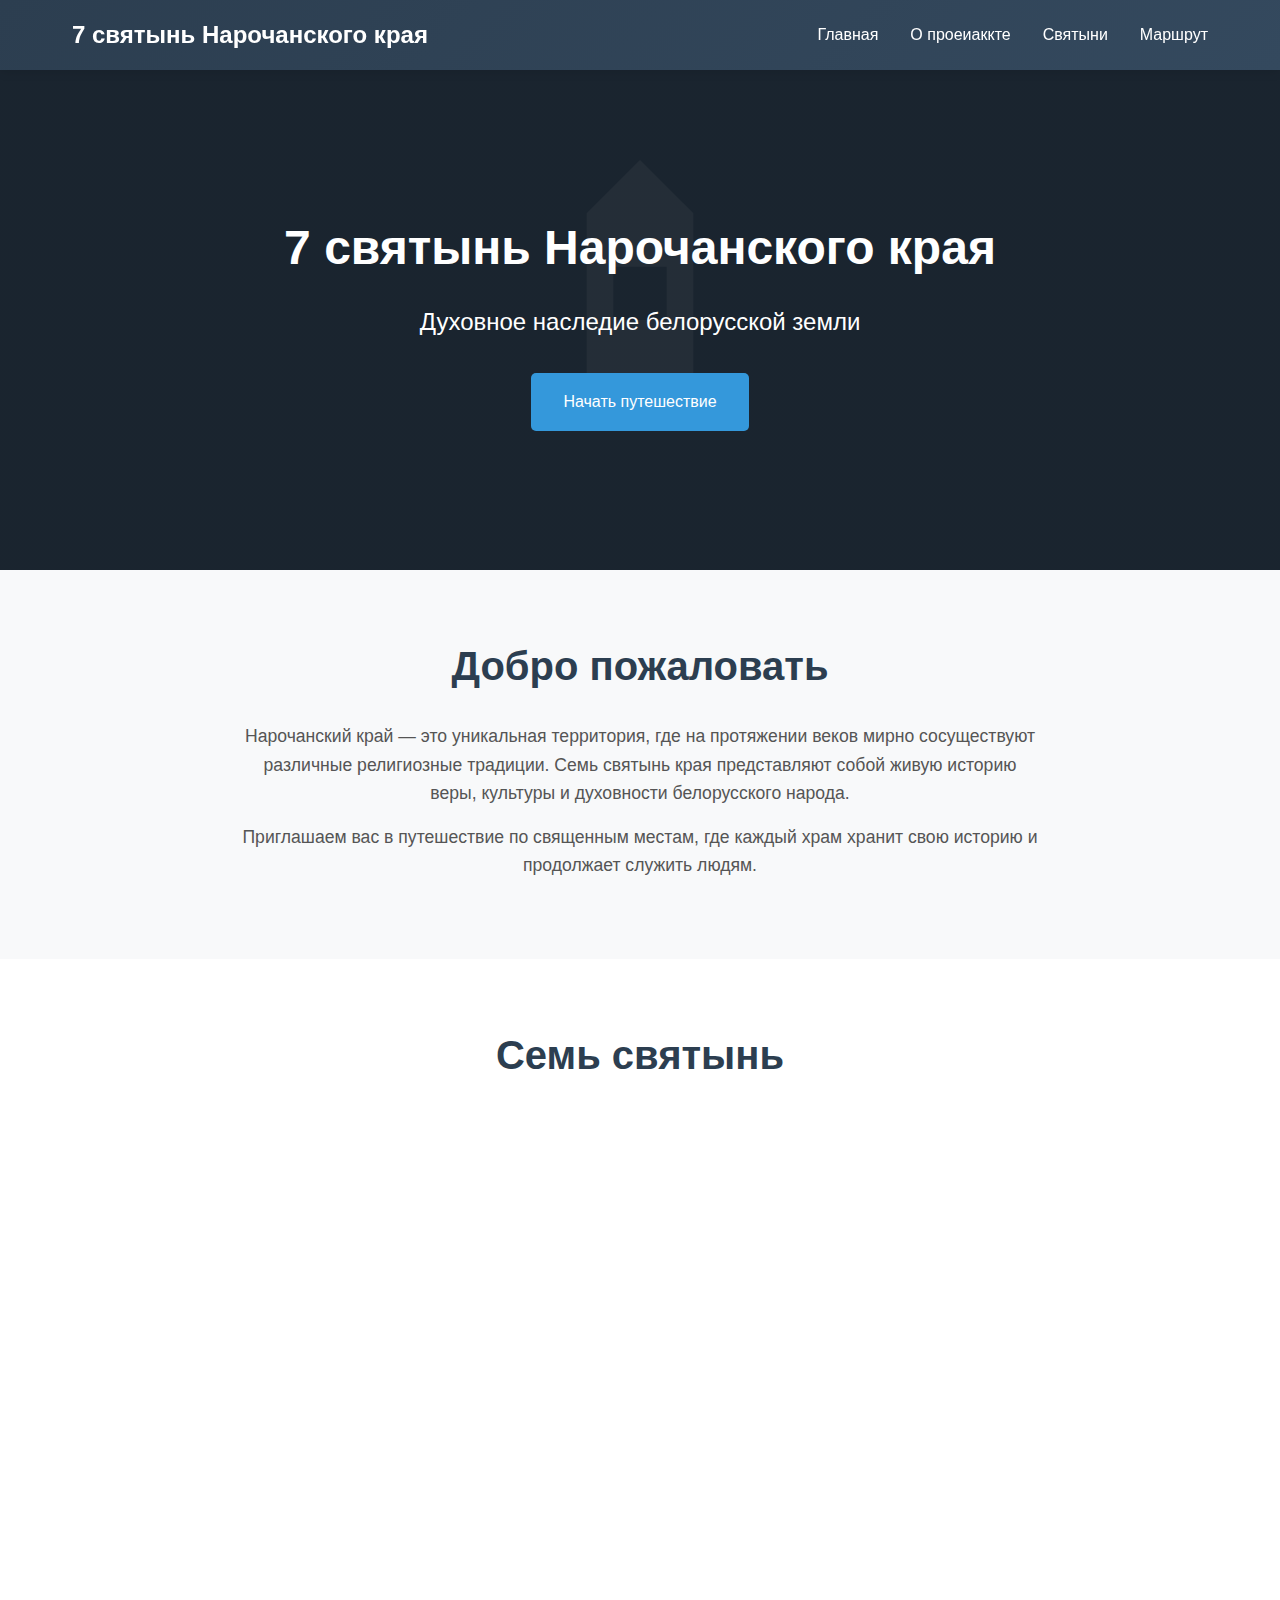
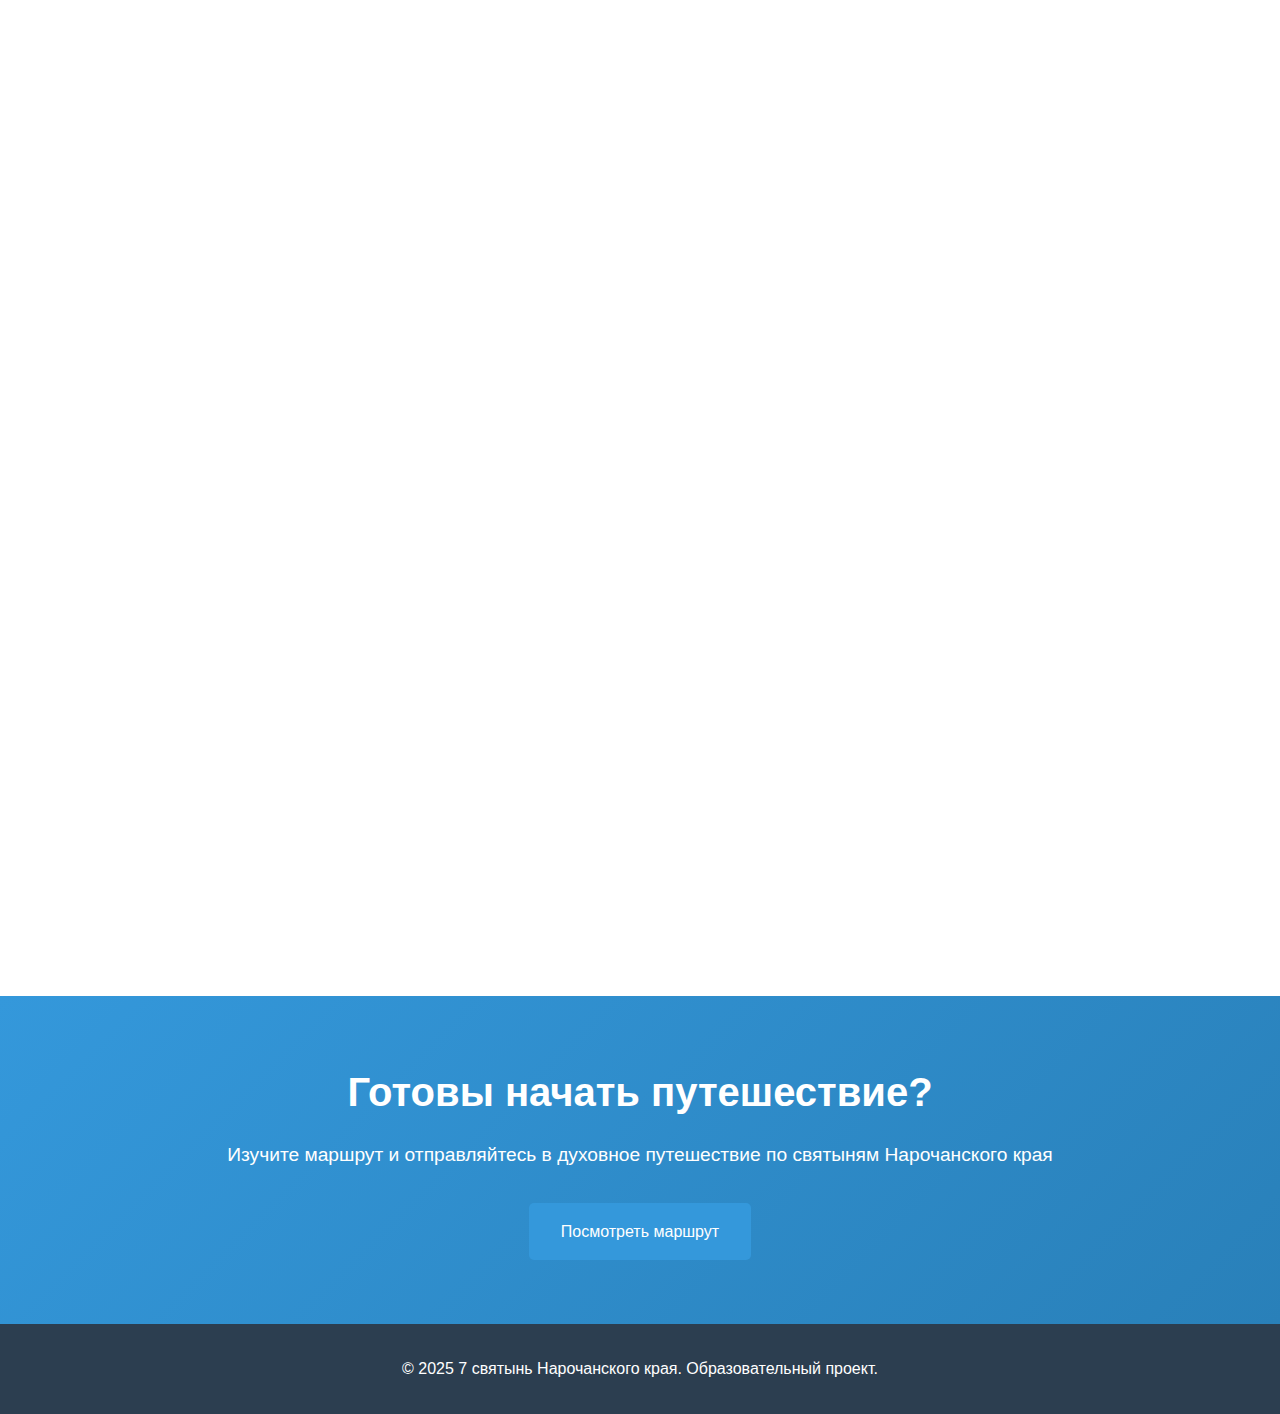
<file: index.html>
<!DOCTYPE html>
<html lang="ru">
<head>
    <meta charset="UTF-8">
    <meta name="viewport" content="width=device-width, initial-scale=1.0">
    <title>7 святынь Нарочанского края</title>
    <link rel="stylesheet" href="styles.css">
</head>
<body>
    <header>
        <nav>
            <div class="logo">7 святынь Нарочанского края</div>
            <ul class="nav-menu">
                <li><a href="index.html">Главная</a></li>
                <li><a href="about.html">О проеиаккте</a></li>
                <li>
                    <a href="#shrines">Святыни</a>
                    <div class="dropdown">
                        <a href="ilya-church.html">Свято-Ильинская церковь</a>
                        <a href="andrew-church.html">Костёл Святого Андрея</a>
                        <a href="mary-church.html">Костёл Матери Божьей</a>
                        <a href="cyril-church.html">Церковь Кирилла и Мефодия</a>
                        <a href="nicholas-church.html">Костёл Святого Николая</a>
                        <a href="old-believers-church.html">Старообрядческая церковь</a>
                        <a href="trinity-church.html">Костёл Святой Троицы</a>
                    </div>
                </li>
                <li><a href="route.html">Маршрут</a></li>
            </ul>
        </nav>
    </header>

    <main>
        <section class="hero">
            <div class="hero-content">
                <h1>7 святынь Нарочанского края</h1>
                <p>Духовное наследие белорусской земли</p>
                <a href="#shrines" class="cta-button">Начать путешествие</a>
            </div>
        </section>

        <section class="intro">
            <div class="intro-content">
                <h2>Добро пожаловать</h2>
                <p>Нарочанский край — это уникальная территория, где на протяжении веков мирно сосуществуют различные религиозные традиции. Семь святынь края представляют собой живую историю веры, культуры и духовности белорусского народа.</p>
                <p>Приглашаем вас в путешествие по священным местам, где каждый храм хранит свою историю и продолжает служить людям.</p>
            </div>
        </section>

        <section id="shrines" class="shrines-preview">
            <h2>Семь святынь</h2>
            <div class="shrines-grid">
                <a href="ilya-church.html" class="shrine-card">
                    <div class="shrine-image" style="background-image: url('https://upload.wikimedia.org/wikipedia/commons/thumb/8/8f/Church_of_St._Elijah_in_Naroch.jpg/800px-Church_of_St._Elijah_in_Naroch.jpg')"></div>
                    <div class="shrine-number">1</div>
                    <h3>Свято-Ильинская церковь</h3>
                    <p class="location">д. Нарочь</p>
                    <p class="description">Православная церковь, духовный центр Нарочи</p>
                </a>

                <a href="andrew-church.html" class="shrine-card">
                    <div class="shrine-image" style="background-image: url('https://upload.wikimedia.org/wikipedia/commons/thumb/3/3e/St._Andrew_Church_Naroch.jpg/800px-St._Andrew_Church_Naroch.jpg')"></div>
                    <div class="shrine-number">2</div>
                    <h3>Костёл Святого Андрея</h3>
                    <p class="location">д. Нарочь</p>
                    <p class="description">Католический храм в сердце курортного посёлка</p>
                </a>

                <a href="mary-church.html" class="shrine-card">
                    <div class="shrine-image" style="background-image: url('https://upload.wikimedia.org/wikipedia/commons/thumb/a/a5/Church_Konstantinovo.jpg/800px-Church_Konstantinovo.jpg')"></div>
                    <div class="shrine-number">3</div>
                    <h3>Костёл Матери Божьей</h3>
                    <p class="location">д. Константиново</p>
                    <p class="description">Древняя святыня с богатой историей</p>
                </a>

                <a href="cyril-church.html" class="shrine-card">
                    <div class="shrine-image" style="background-image: url('https://upload.wikimedia.org/wikipedia/commons/thumb/5/5a/Svir_Orthodox_Church.jpg/800px-Svir_Orthodox_Church.jpg')"></div>
                    <div class="shrine-number">4</div>
                    <h3>Церковь Святого Кирилла и Мефодия</h3>
                    <p class="location">д. Свирь</p>
                    <p class="description">Православный храм просветителей славянских</p>
                </a>

                <a href="nicholas-church.html" class="shrine-card">
                    <div class="shrine-image" style="background-image: url('https://upload.wikimedia.org/wikipedia/commons/thumb/2/2c/St_Nicholas_Church_Svir.jpg/800px-St_Nicholas_Church_Svir.jpg')"></div>
                    <div class="shrine-number">5</div>
                    <h3>Костёл Святого Николая</h3>
                    <p class="location">д. Свирь</p>
                    <p class="description">Католическая святыня покровителя путешественников</p>
                </a>

                <a href="old-believers-church.html" class="shrine-card">
                    <div class="shrine-image" style="background-image: url('https://upload.wikimedia.org/wikipedia/commons/thumb/7/7d/Old_Believers_Church_Svir.jpg/800px-Old_Believers_Church_Svir.jpg')"></div>
                    <div class="shrine-number">6</div>
                    <h3>Старообрядческая церковь</h3>
                    <p class="location">д. Свирь</p>
                    <p class="description">Хранительница древних православных традиций</p>
                </a>

                <a href="trinity-church.html" class="shrine-card">
                    <div class="shrine-image" style="background-image: url('https://upload.wikimedia.org/wikipedia/commons/thumb/1/1f/Trinity_Church_Zasvir.jpg/800px-Trinity_Church_Zasvir.jpg')"></div>
                    <div class="shrine-number">7</div>
                    <h3>Костёл Святой Троицы</h3>
                    <p class="location">д. Засвирь</p>
                    <p class="description">Величественный храм на берегу озера</p>
                </a>
            </div>
        </section>

        <section class="call-to-action">
            <div class="cta-content">
                <h2>Готовы начать путешествие?</h2>
                <p>Изучите маршрут и отправляйтесь в духовное путешествие по святыням Нарочанского края</p>
                <a href="route.html" class="cta-button">Посмотреть маршрут</a>
            </div>
        </section>
    </main>

    <footer>
        <p>&copy; 2025 7 святынь Нарочанского края. Образовательный проект.</p>
    </footer>

    <script src="script.js"></script>
</body>
</html>
</file>
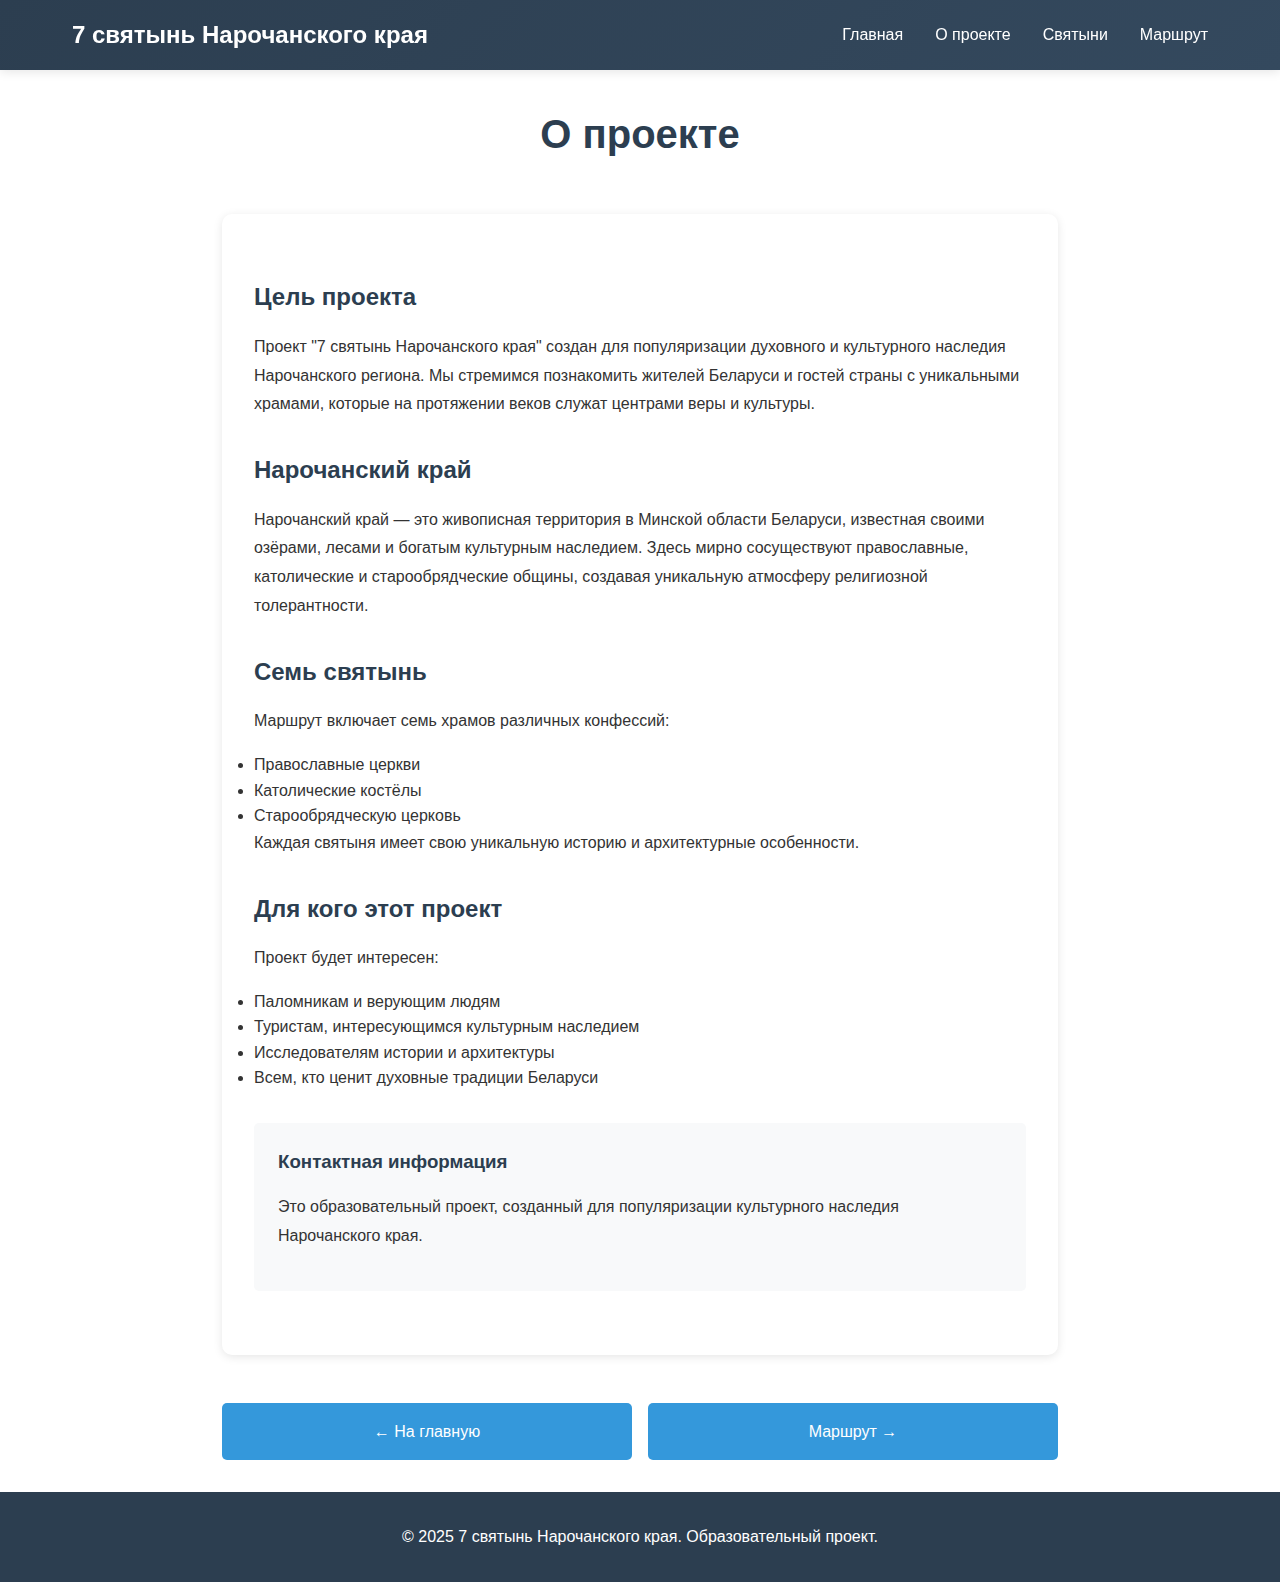
<file: about.html>
<!DOCTYPE html>
<html lang="ru">
<head>
    <meta charset="UTF-8">
    <meta name="viewport" content="width=device-width, initial-scale=1.0">
    <title>О проекте - 7 святынь Нарочанского края</title>
    <link rel="stylesheet" href="styles.css">
</head>
<body>
    <header>
        <nav>
            <div class="logo">7 святынь Нарочанского края</div>
            <ul class="nav-menu">
                <li><a href="index.html">Главная</a></li>
                <li><a href="about.html">О проекте</a></li>
                <li>
                    <a href="index.html#shrines">Святыни</a>
                    <div class="dropdown">
                        <a href="ilya-church.html">Свято-Ильинская церковь</a>
                        <a href="andrew-church.html">Костёл Святого Андрея</a>
                        <a href="mary-church.html">Костёл Матери Божьей</a>
                        <a href="cyril-church.html">Церковь Кирилла и Мефодия</a>
                        <a href="nicholas-church.html">Костёл Святого Николая</a>
                        <a href="old-believers-church.html">Старообрядческая церковь</a>
                        <a href="trinity-church.html">Костёл Святой Троицы</a>
                    </div>
                </li>
                <li><a href="route.html">Маршрут</a></li>
            </ul>
        </nav>
    </header>

    <main class="shrine-detail">
        <div class="shrine-header">
            <h1>О проекте</h1>
        </div>

        <div class="shrine-content">
            <h2>Цель проекта</h2>
            <p>Проект "7 святынь Нарочанского края" создан для популяризации духовного и культурного наследия Нарочанского региона. Мы стремимся познакомить жителей Беларуси и гостей страны с уникальными храмами, которые на протяжении веков служат центрами веры и культуры.</p>

            <h2>Нарочанский край</h2>
            <p>Нарочанский край — это живописная территория в Минской области Беларуси, известная своими озёрами, лесами и богатым культурным наследием. Здесь мирно сосуществуют православные, католические и старообрядческие общины, создавая уникальную атмосферу религиозной толерантности.</p>

            <h2>Семь святынь</h2>
            <p>Маршрут включает семь храмов различных конфессий:</p>
            <ul>
                <li>Православные церкви</li>
                <li>Католические костёлы</li>
                <li>Старообрядческую церковь</li>
            </ul>
            <p>Каждая святыня имеет свою уникальную историю и архитектурные особенности.</p>

            <h2>Для кого этот проект</h2>
            <p>Проект будет интересен:</p>
            <ul>
                <li>Паломникам и верующим людям</li>
                <li>Туристам, интересующимся культурным наследием</li>
                <li>Исследователям истории и архитектуры</li>
                <li>Всем, кто ценит духовные традиции Беларуси</li>
            </ul>

            <div class="shrine-info">
                <h3>Контактная информация</h3>
                <p>Это образовательный проект, созданный для популяризации культурного наследия Нарочанского края.</p>
            </div>
        </div>

        <div class="shrine-navigation">
            <a href="index.html" class="nav-button">← На главную</a>
            <a href="route.html" class="nav-button">Маршрут →</a>
        </div>
    </main>

    <footer>
        <p>&copy; 2025 7 святынь Нарочанского края. Образовательный проект.</p>
    </footer>

    <script src="script.js"></script>
</body>
</html>
</file>
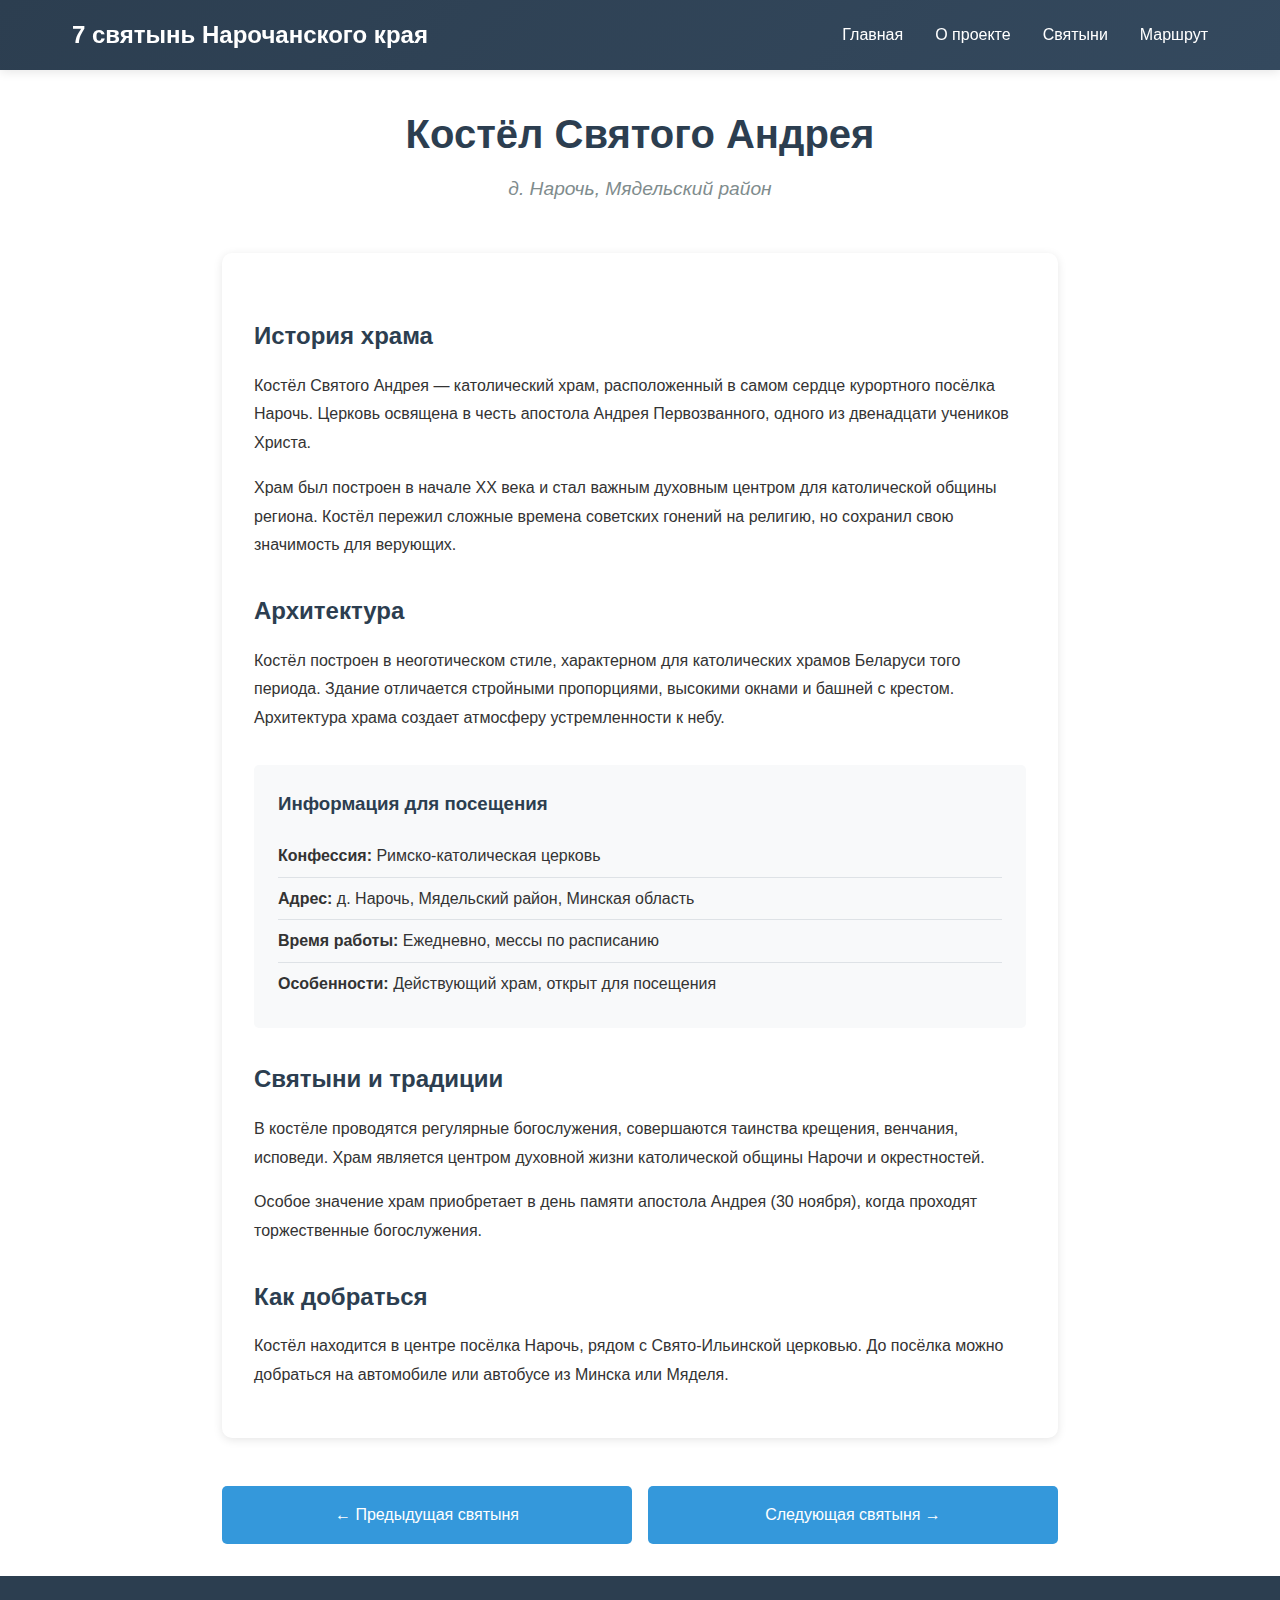
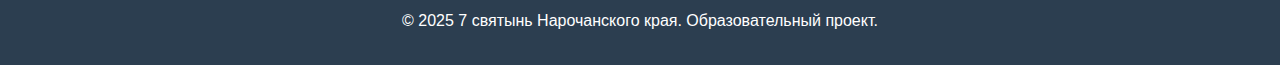
<file: andrew-church.html>
<!DOCTYPE html>
<html lang="ru">
<head>
    <meta charset="UTF-8">
    <meta name="viewport" content="width=device-width, initial-scale=1.0">
    <title>Костёл Святого Андрея - 7 святынь Нарочанского края</title>
    <link rel="stylesheet" href="styles.css">
</head>
<body>
    <header>
        <nav>
            <div class="logo">7 святынь Нарочанского края</div>
            <ul class="nav-menu">
                <li><a href="index.html">Главная</a></li>
                <li><a href="about.html">О проекте</a></li>
                <li>
                    <a href="index.html#shrines">Святыни</a>
                    <div class="dropdown">
                        <a href="ilya-church.html">Свято-Ильинская церковь</a>
                        <a href="andrew-church.html">Костёл Святого Андрея</a>
                        <a href="mary-church.html">Костёл Матери Божьей</a>
                        <a href="cyril-church.html">Церковь Кирилла и Мефодия</a>
                        <a href="nicholas-church.html">Костёл Святого Николая</a>
                        <a href="old-believers-church.html">Старообрядческая церковь</a>
                        <a href="trinity-church.html">Костёл Святой Троицы</a>
                    </div>
                </li>
                <li><a href="route.html">Маршрут</a></li>
            </ul>
        </nav>
    </header>

    <main>
        <div class="shrine-detail">
            <div class="shrine-header">
                <h1>Костёл Святого Андрея</h1>
                <p class="location">д. Нарочь, Мядельский район</p>
            </div>

            <div class="shrine-image-large" style="background-image: url('https://upload.wikimedia.org/wikipedia/commons/thumb/3/3e/St._Andrew_Church_Naroch.jpg/800px-St._Andrew_Church_Naroch.jpg')"></div>

            <div class="shrine-content">
                <h2>История храма</h2>
                <p>Костёл Святого Андрея — католический храм, расположенный в самом сердце курортного посёлка Нарочь. Церковь освящена в честь апостола Андрея Первозванного, одного из двенадцати учеников Христа.</p>
                
                <p>Храм был построен в начале XX века и стал важным духовным центром для католической общины региона. Костёл пережил сложные времена советских гонений на религию, но сохранил свою значимость для верующих.</p>

                <h2>Архитектура</h2>
                <p>Костёл построен в неоготическом стиле, характерном для католических храмов Беларуси того периода. Здание отличается стройными пропорциями, высокими окнами и башней с крестом. Архитектура храма создает атмосферу устремленности к небу.</p>

                <div class="shrine-info">
                    <h3>Информация для посещения</h3>
                    <ul>
                        <li><strong>Конфессия:</strong> Римско-католическая церковь</li>
                        <li><strong>Адрес:</strong> д. Нарочь, Мядельский район, Минская область</li>
                        <li><strong>Время работы:</strong> Ежедневно, мессы по расписанию</li>
                        <li><strong>Особенности:</strong> Действующий храм, открыт для посещения</li>
                    </ul>
                </div>

                <h2>Святыни и традиции</h2>
                <p>В костёле проводятся регулярные богослужения, совершаются таинства крещения, венчания, исповеди. Храм является центром духовной жизни католической общины Нарочи и окрестностей.</p>
                
                <p>Особое значение храм приобретает в день памяти апостола Андрея (30 ноября), когда проходят торжественные богослужения.</p>

                <h2>Как добраться</h2>
                <p>Костёл находится в центре посёлка Нарочь, рядом с Свято-Ильинской церковью. До посёлка можно добраться на автомобиле или автобусе из Минска или Мяделя.</p>
            </div>

            <div class="shrine-navigation">
                <a href="ilya-church.html" class="nav-button">← Предыдущая святыня</a>
                <a href="mary-church.html" class="nav-button">Следующая святыня →</a>
            </div>
        </div>
    </main>

    <footer>
        <p>&copy; 2025 7 святынь Нарочанского края. Образовательный проект.</p>
    </footer>

    <script src="script.js"></script>
</body>
</html>
</file>
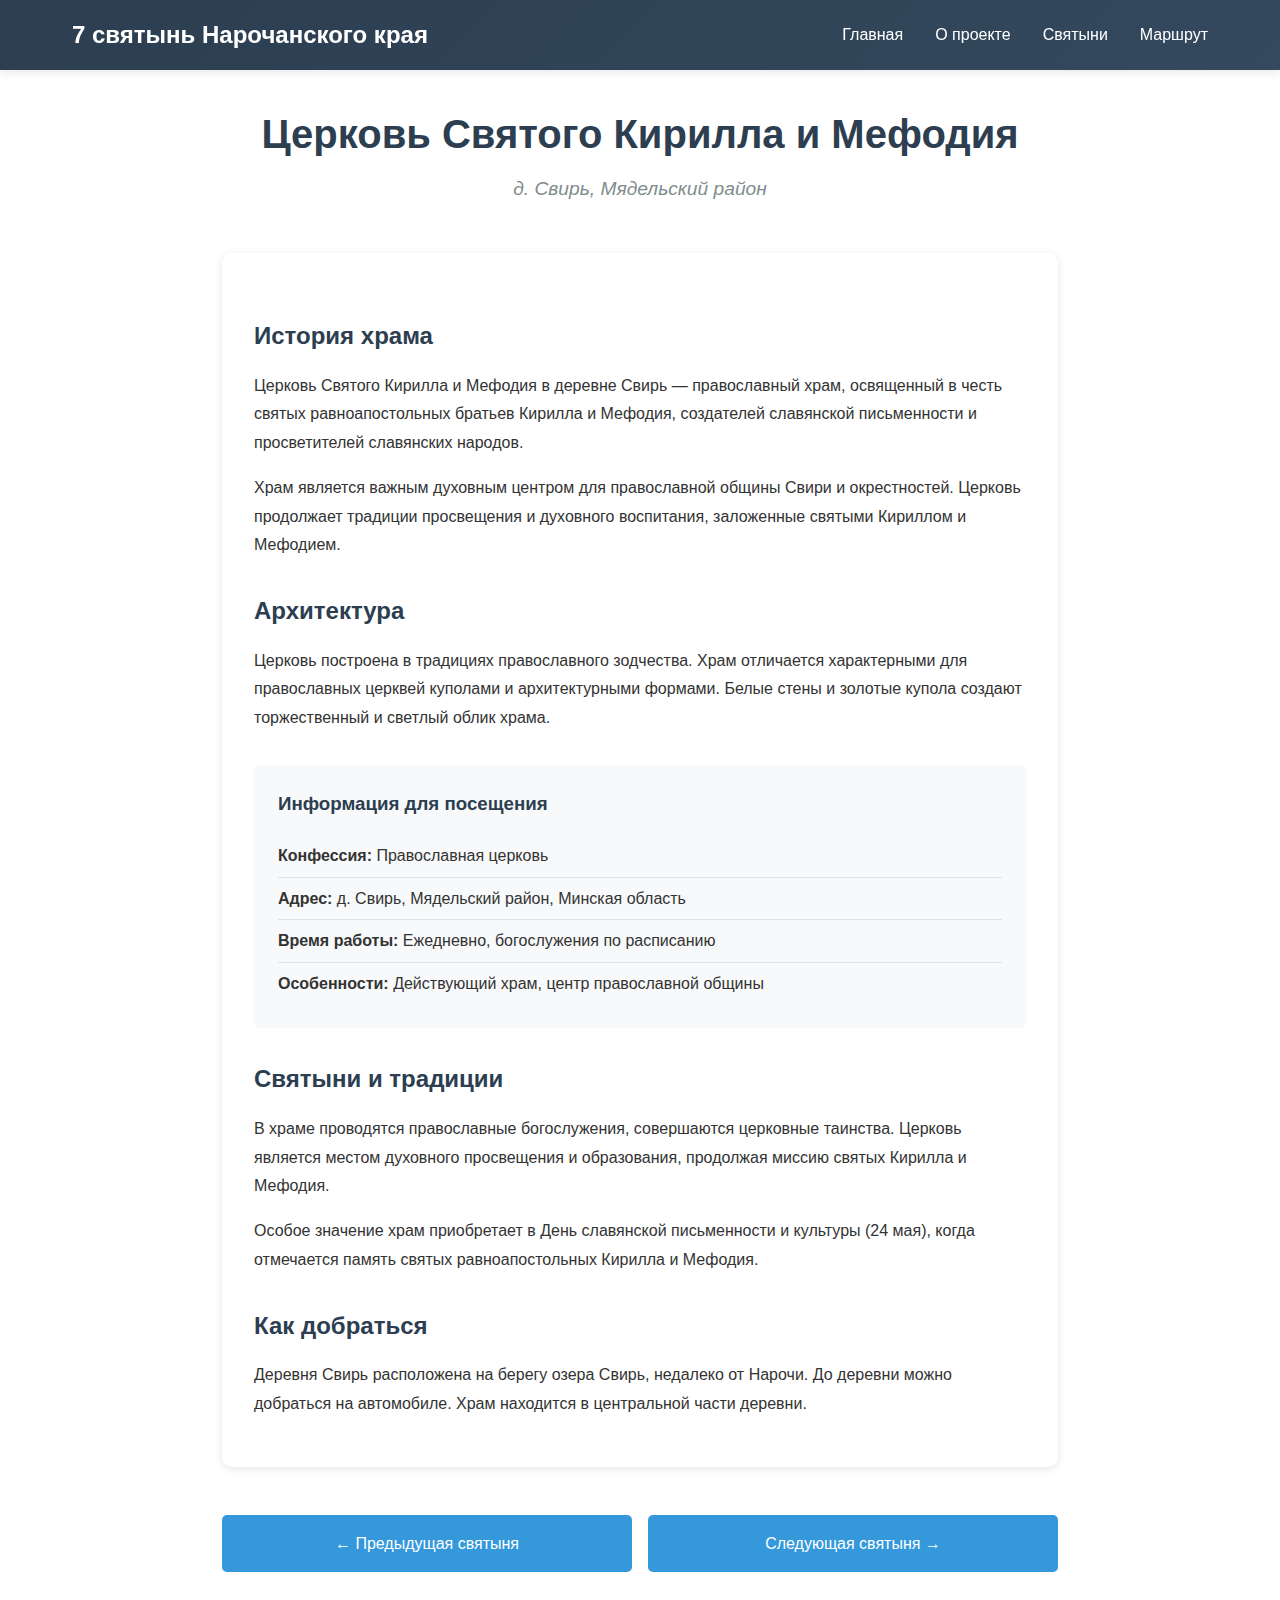
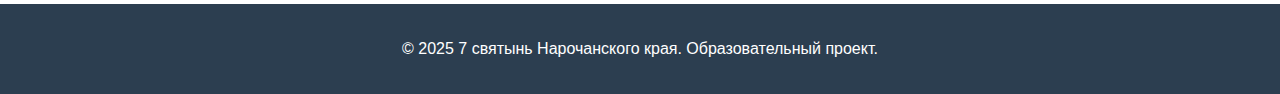
<file: cyril-church.html>
<!DOCTYPE html>
<html lang="ru">
<head>
    <meta charset="UTF-8">
    <meta name="viewport" content="width=device-width, initial-scale=1.0">
    <title>Церковь Святого Кирилла и Мефодия - 7 святынь Нарочанского края</title>
    <link rel="stylesheet" href="styles.css">
</head>
<body>
    <header>
        <nav>
            <div class="logo">7 святынь Нарочанского края</div>
            <ul class="nav-menu">
                <li><a href="index.html">Главная</a></li>
                <li><a href="about.html">О проекте</a></li>
                <li>
                    <a href="index.html#shrines">Святыни</a>
                    <div class="dropdown">
                        <a href="ilya-church.html">Свято-Ильинская церковь</a>
                        <a href="andrew-church.html">Костёл Святого Андрея</a>
                        <a href="mary-church.html">Костёл Матери Божьей</a>
                        <a href="cyril-church.html">Церковь Кирилла и Мефодия</a>
                        <a href="nicholas-church.html">Костёл Святого Николая</a>
                        <a href="old-believers-church.html">Старообрядческая церковь</a>
                        <a href="trinity-church.html">Костёл Святой Троицы</a>
                    </div>
                </li>
                <li><a href="route.html">Маршрут</a></li>
            </ul>
        </nav>
    </header>

    <main>
        <div class="shrine-detail">
            <div class="shrine-header">
                <h1>Церковь Святого Кирилла и Мефодия</h1>
                <p class="location">д. Свирь, Мядельский район</p>
            </div>

            <div class="shrine-image-large" style="background-image: url('https://upload.wikimedia.org/wikipedia/commons/thumb/5/5a/Svir_Orthodox_Church.jpg/800px-Svir_Orthodox_Church.jpg')"></div>

            <div class="shrine-content">
                <h2>История храма</h2>
                <p>Церковь Святого Кирилла и Мефодия в деревне Свирь — православный храм, освященный в честь святых равноапостольных братьев Кирилла и Мефодия, создателей славянской письменности и просветителей славянских народов.</p>
                
                <p>Храм является важным духовным центром для православной общины Свири и окрестностей. Церковь продолжает традиции просвещения и духовного воспитания, заложенные святыми Кириллом и Мефодием.</p>

                <h2>Архитектура</h2>
                <p>Церковь построена в традициях православного зодчества. Храм отличается характерными для православных церквей куполами и архитектурными формами. Белые стены и золотые купола создают торжественный и светлый облик храма.</p>

                <div class="shrine-info">
                    <h3>Информация для посещения</h3>
                    <ul>
                        <li><strong>Конфессия:</strong> Православная церковь</li>
                        <li><strong>Адрес:</strong> д. Свирь, Мядельский район, Минская область</li>
                        <li><strong>Время работы:</strong> Ежедневно, богослужения по расписанию</li>
                        <li><strong>Особенности:</strong> Действующий храм, центр православной общины</li>
                    </ul>
                </div>

                <h2>Святыни и традиции</h2>
                <p>В храме проводятся православные богослужения, совершаются церковные таинства. Церковь является местом духовного просвещения и образования, продолжая миссию святых Кирилла и Мефодия.</p>
                
                <p>Особое значение храм приобретает в День славянской письменности и культуры (24 мая), когда отмечается память святых равноапостольных Кирилла и Мефодия.</p>

                <h2>Как добраться</h2>
                <p>Деревня Свирь расположена на берегу озера Свирь, недалеко от Нарочи. До деревни можно добраться на автомобиле. Храм находится в центральной части деревни.</p>
            </div>

            <div class="shrine-navigation">
                <a href="mary-church.html" class="nav-button">← Предыдущая святыня</a>
                <a href="nicholas-church.html" class="nav-button">Следующая святыня →</a>
            </div>
        </div>
    </main>

    <footer>
        <p>&copy; 2025 7 святынь Нарочанского края. Образовательный проект.</p>
    </footer>

    <script src="script.js"></script>
</body>
</html>
</file>
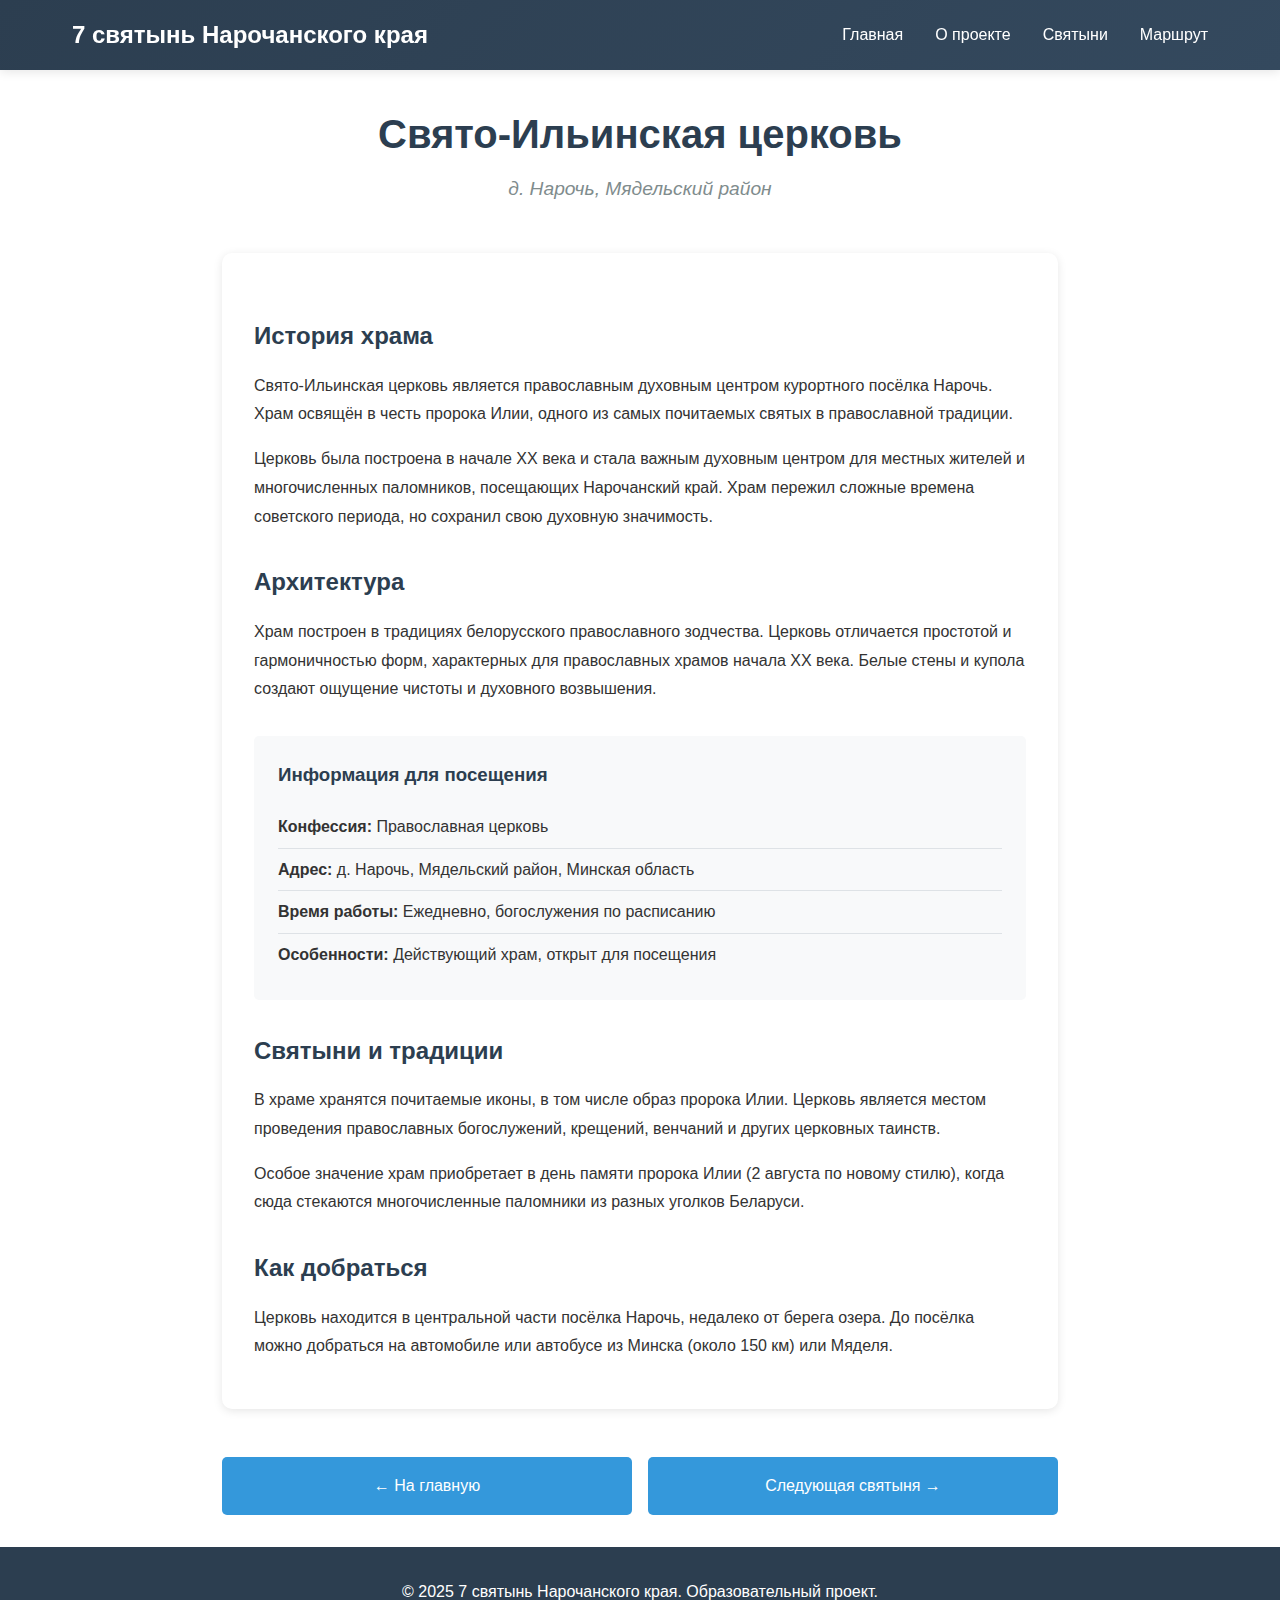
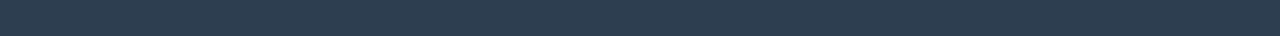
<file: ilya-church.html>
<!DOCTYPE html>
<html lang="ru">
<head>
    <meta charset="UTF-8">
    <meta name="viewport" content="width=device-width, initial-scale=1.0">
    <title>Свято-Ильинская церковь - 7 святынь Нарочанского края</title>
    <link rel="stylesheet" href="styles.css">
</head>
<body>
    <header>
        <nav>
            <div class="logo">7 святынь Нарочанского края</div>
            <ul class="nav-menu">
                <li><a href="index.html">Главная</a></li>
                <li><a href="about.html">О проекте</a></li>
                <li>
                    <a href="index.html#shrines">Святыни</a>
                    <div class="dropdown">
                        <a href="ilya-church.html">Свято-Ильинская церковь</a>
                        <a href="andrew-church.html">Костёл Святого Андрея</a>
                        <a href="mary-church.html">Костёл Матери Божьей</a>
                        <a href="cyril-church.html">Церковь Кирилла и Мефодия</a>
                        <a href="nicholas-church.html">Костёл Святого Николая</a>
                        <a href="old-believers-church.html">Старообрядческая церковь</a>
                        <a href="trinity-church.html">Костёл Святой Троицы</a>
                    </div>
                </li>
                <li><a href="route.html">Маршрут</a></li>
            </ul>
        </nav>
    </header>

    <main>
        <div class="shrine-detail">
            <div class="shrine-header">
                <h1>Свято-Ильинская церковь</h1>
                <p class="location">д. Нарочь, Мядельский район</p>
            </div>

            <div class="shrine-image-large" style="background-image: url('https://upload.wikimedia.org/wikipedia/commons/thumb/8/8f/Church_of_St._Elijah_in_Naroch.jpg/800px-Church_of_St._Elijah_in_Naroch.jpg')"></div>

            <div class="shrine-content">
                <h2>История храма</h2>
                <p>Свято-Ильинская церковь является православным духовным центром курортного посёлка Нарочь. Храм освящён в честь пророка Илии, одного из самых почитаемых святых в православной традиции.</p>
                
                <p>Церковь была построена в начале XX века и стала важным духовным центром для местных жителей и многочисленных паломников, посещающих Нарочанский край. Храм пережил сложные времена советского периода, но сохранил свою духовную значимость.</p>

                <h2>Архитектура</h2>
                <p>Храм построен в традициях белорусского православного зодчества. Церковь отличается простотой и гармоничностью форм, характерных для православных храмов начала XX века. Белые стены и купола создают ощущение чистоты и духовного возвышения.</p>

                <div class="shrine-info">
                    <h3>Информация для посещения</h3>
                    <ul>
                        <li><strong>Конфессия:</strong> Православная церковь</li>
                        <li><strong>Адрес:</strong> д. Нарочь, Мядельский район, Минская область</li>
                        <li><strong>Время работы:</strong> Ежедневно, богослужения по расписанию</li>
                        <li><strong>Особенности:</strong> Действующий храм, открыт для посещения</li>
                    </ul>
                </div>

                <h2>Святыни и традиции</h2>
                <p>В храме хранятся почитаемые иконы, в том числе образ пророка Илии. Церковь является местом проведения православных богослужений, крещений, венчаний и других церковных таинств.</p>
                
                <p>Особое значение храм приобретает в день памяти пророка Илии (2 августа по новому стилю), когда сюда стекаются многочисленные паломники из разных уголков Беларуси.</p>

                <h2>Как добраться</h2>
                <p>Церковь находится в центральной части посёлка Нарочь, недалеко от берега озера. До посёлка можно добраться на автомобиле или автобусе из Минска (около 150 км) или Мяделя.</p>
            </div>

            <div class="shrine-navigation">
                <a href="index.html" class="nav-button">← На главную</a>
                <a href="andrew-church.html" class="nav-button">Следующая святыня →</a>
            </div>
        </div>
    </main>

    <footer>
        <p>&copy; 2025 7 святынь Нарочанского края. Образовательный проект.</p>
    </footer>

    <script src="script.js"></script>
</body>
</html>
</file>
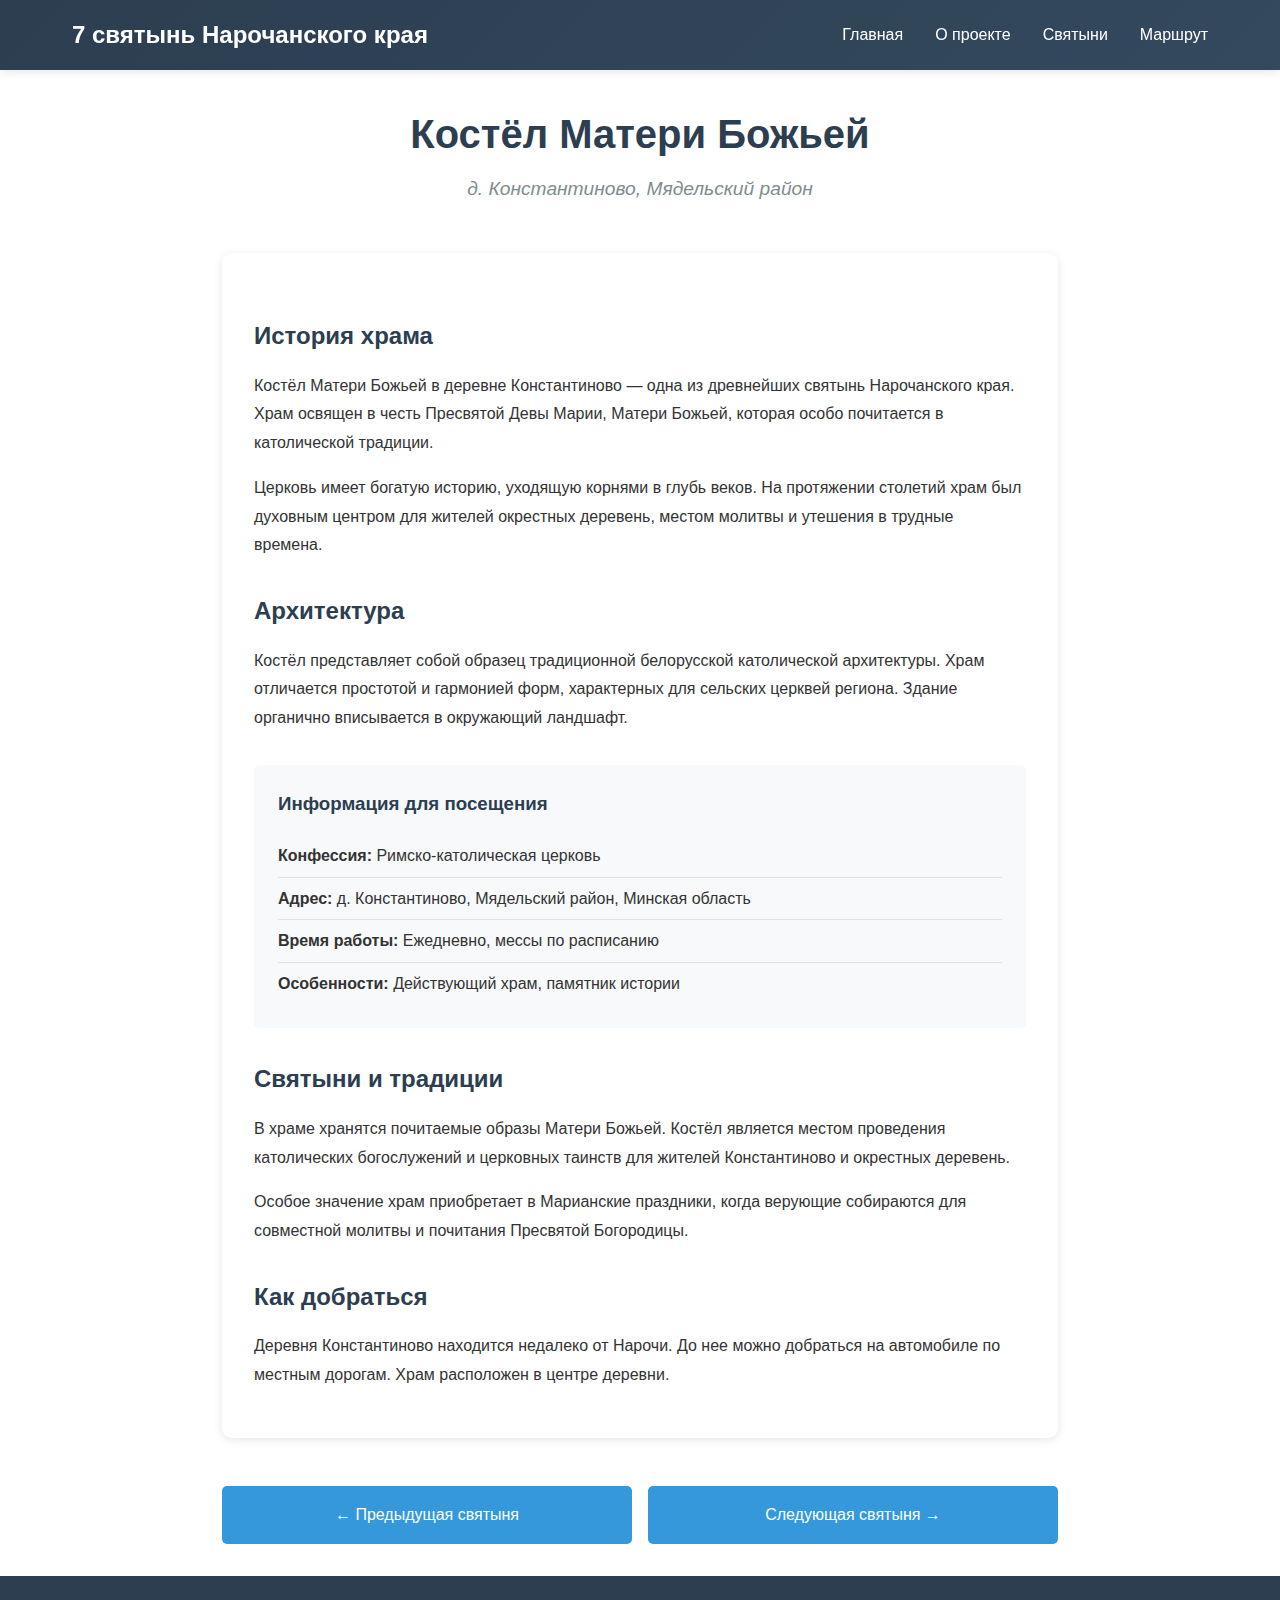
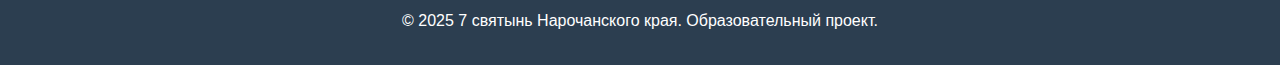
<file: mary-church.html>
<!DOCTYPE html>
<html lang="ru">
<head>
    <meta charset="UTF-8">
    <meta name="viewport" content="width=device-width, initial-scale=1.0">
    <title>Костёл Матери Божьей - 7 святынь Нарочанского края</title>
    <link rel="stylesheet" href="styles.css">
</head>
<body>
    <header>
        <nav>
            <div class="logo">7 святынь Нарочанского края</div>
            <ul class="nav-menu">
                <li><a href="index.html">Главная</a></li>
                <li><a href="about.html">О проекте</a></li>
                <li>
                    <a href="index.html#shrines">Святыни</a>
                    <div class="dropdown">
                        <a href="ilya-church.html">Свято-Ильинская церковь</a>
                        <a href="andrew-church.html">Костёл Святого Андрея</a>
                        <a href="mary-church.html">Костёл Матери Божьей</a>
                        <a href="cyril-church.html">Церковь Кирилла и Мефодия</a>
                        <a href="nicholas-church.html">Костёл Святого Николая</a>
                        <a href="old-believers-church.html">Старообрядческая церковь</a>
                        <a href="trinity-church.html">Костёл Святой Троицы</a>
                    </div>
                </li>
                <li><a href="route.html">Маршрут</a></li>
            </ul>
        </nav>
    </header>

    <main>
        <div class="shrine-detail">
            <div class="shrine-header">
                <h1>Костёл Матери Божьей</h1>
                <p class="location">д. Константиново, Мядельский район</p>
            </div>

            <div class="shrine-image-large" style="background-image: url('https://upload.wikimedia.org/wikipedia/commons/thumb/a/a5/Church_Konstantinovo.jpg/800px-Church_Konstantinovo.jpg')"></div>

            <div class="shrine-content">
                <h2>История храма</h2>
                <p>Костёл Матери Божьей в деревне Константиново — одна из древнейших святынь Нарочанского края. Храм освящен в честь Пресвятой Девы Марии, Матери Божьей, которая особо почитается в католической традиции.</p>
                
                <p>Церковь имеет богатую историю, уходящую корнями в глубь веков. На протяжении столетий храм был духовным центром для жителей окрестных деревень, местом молитвы и утешения в трудные времена.</p>

                <h2>Архитектура</h2>
                <p>Костёл представляет собой образец традиционной белорусской католической архитектуры. Храм отличается простотой и гармонией форм, характерных для сельских церквей региона. Здание органично вписывается в окружающий ландшафт.</p>

                <div class="shrine-info">
                    <h3>Информация для посещения</h3>
                    <ul>
                        <li><strong>Конфессия:</strong> Римско-католическая церковь</li>
                        <li><strong>Адрес:</strong> д. Константиново, Мядельский район, Минская область</li>
                        <li><strong>Время работы:</strong> Ежедневно, мессы по расписанию</li>
                        <li><strong>Особенности:</strong> Действующий храм, памятник истории</li>
                    </ul>
                </div>

                <h2>Святыни и традиции</h2>
                <p>В храме хранятся почитаемые образы Матери Божьей. Костёл является местом проведения католических богослужений и церковных таинств для жителей Константиново и окрестных деревень.</p>
                
                <p>Особое значение храм приобретает в Марианские праздники, когда верующие собираются для совместной молитвы и почитания Пресвятой Богородицы.</p>

                <h2>Как добраться</h2>
                <p>Деревня Константиново находится недалеко от Нарочи. До нее можно добраться на автомобиле по местным дорогам. Храм расположен в центре деревни.</p>
            </div>

            <div class="shrine-navigation">
                <a href="andrew-church.html" class="nav-button">← Предыдущая святыня</a>
                <a href="cyril-church.html" class="nav-button">Следующая святыня →</a>
            </div>
        </div>
    </main>

    <footer>
        <p>&copy; 2025 7 святынь Нарочанского края. Образовательный проект.</p>
    </footer>

    <script src="script.js"></script>
</body>
</html>
</file>
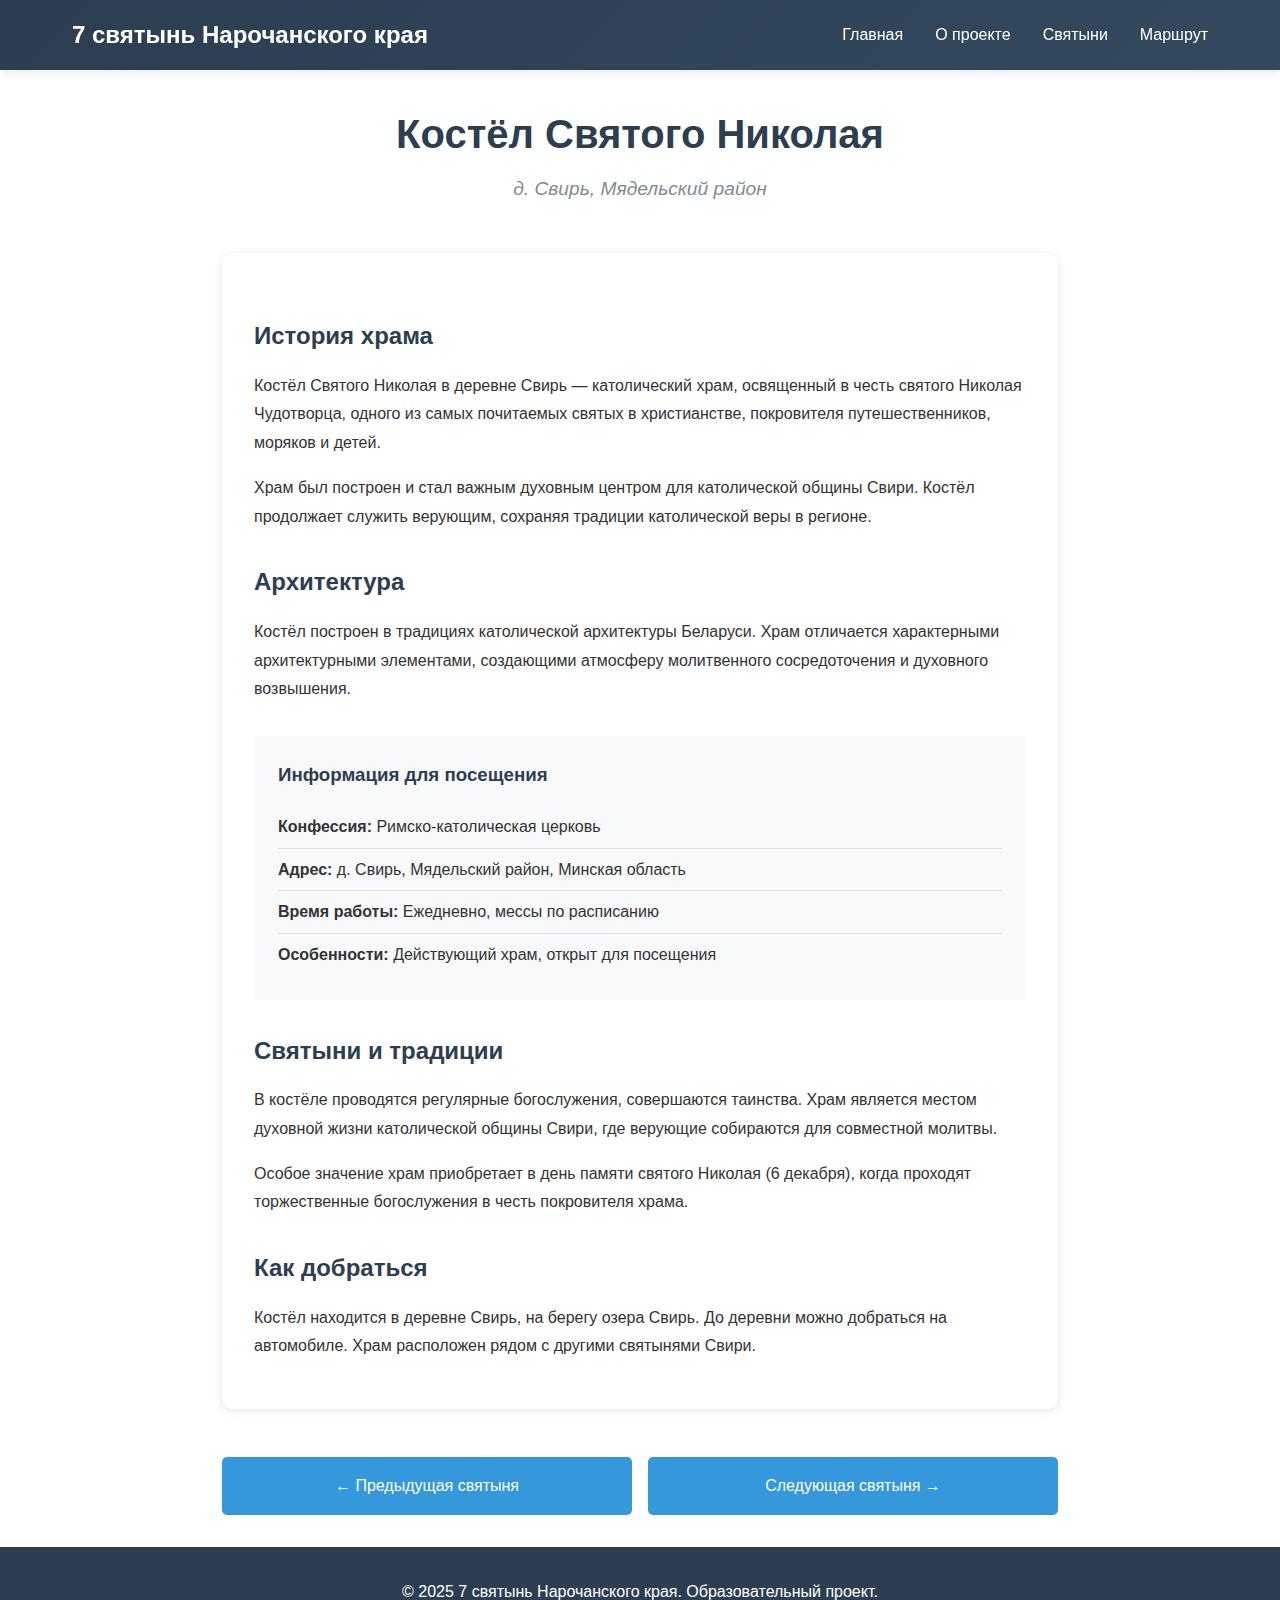
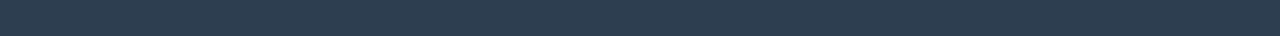
<file: nicholas-church.html>
<!DOCTYPE html>
<html lang="ru">
<head>
    <meta charset="UTF-8">
    <meta name="viewport" content="width=device-width, initial-scale=1.0">
    <title>Костёл Святого Николая - 7 святынь Нарочанского края</title>
    <link rel="stylesheet" href="styles.css">
</head>
<body>
    <header>
        <nav>
            <div class="logo">7 святынь Нарочанского края</div>
            <ul class="nav-menu">
                <li><a href="index.html">Главная</a></li>
                <li><a href="about.html">О проекте</a></li>
                <li>
                    <a href="index.html#shrines">Святыни</a>
                    <div class="dropdown">
                        <a href="ilya-church.html">Свято-Ильинская церковь</a>
                        <a href="andrew-church.html">Костёл Святого Андрея</a>
                        <a href="mary-church.html">Костёл Матери Божьей</a>
                        <a href="cyril-church.html">Церковь Кирилла и Мефодия</a>
                        <a href="nicholas-church.html">Костёл Святого Николая</a>
                        <a href="old-believers-church.html">Старообрядческая церковь</a>
                        <a href="trinity-church.html">Костёл Святой Троицы</a>
                    </div>
                </li>
                <li><a href="route.html">Маршрут</a></li>
            </ul>
        </nav>
    </header>

    <main>
        <div class="shrine-detail">
            <div class="shrine-header">
                <h1>Костёл Святого Николая</h1>
                <p class="location">д. Свирь, Мядельский район</p>
            </div>

            <div class="shrine-image-large" style="background-image: url('https://upload.wikimedia.org/wikipedia/commons/thumb/2/2c/St_Nicholas_Church_Svir.jpg/800px-St_Nicholas_Church_Svir.jpg')"></div>

            <div class="shrine-content">
                <h2>История храма</h2>
                <p>Костёл Святого Николая в деревне Свирь — католический храм, освященный в честь святого Николая Чудотворца, одного из самых почитаемых святых в христианстве, покровителя путешественников, моряков и детей.</p>
                
                <p>Храм был построен и стал важным духовным центром для католической общины Свири. Костёл продолжает служить верующим, сохраняя традиции католической веры в регионе.</p>

                <h2>Архитектура</h2>
                <p>Костёл построен в традициях католической архитектуры Беларуси. Храм отличается характерными архитектурными элементами, создающими атмосферу молитвенного сосредоточения и духовного возвышения.</p>

                <div class="shrine-info">
                    <h3>Информация для посещения</h3>
                    <ul>
                        <li><strong>Конфессия:</strong> Римско-католическая церковь</li>
                        <li><strong>Адрес:</strong> д. Свирь, Мядельский район, Минская область</li>
                        <li><strong>Время работы:</strong> Ежедневно, мессы по расписанию</li>
                        <li><strong>Особенности:</strong> Действующий храм, открыт для посещения</li>
                    </ul>
                </div>

                <h2>Святыни и традиции</h2>
                <p>В костёле проводятся регулярные богослужения, совершаются таинства. Храм является местом духовной жизни католической общины Свири, где верующие собираются для совместной молитвы.</p>
                
                <p>Особое значение храм приобретает в день памяти святого Николая (6 декабря), когда проходят торжественные богослужения в честь покровителя храма.</p>

                <h2>Как добраться</h2>
                <p>Костёл находится в деревне Свирь, на берегу озера Свирь. До деревни можно добраться на автомобиле. Храм расположен рядом с другими святынями Свири.</p>
            </div>

            <div class="shrine-navigation">
                <a href="cyril-church.html" class="nav-button">← Предыдущая святыня</a>
                <a href="old-believers-church.html" class="nav-button">Следующая святыня →</a>
            </div>
        </div>
    </main>

    <footer>
        <p>&copy; 2025 7 святынь Нарочанского края. Образовательный проект.</p>
    </footer>

    <script src="script.js"></script>
</body>
</html>
</file>
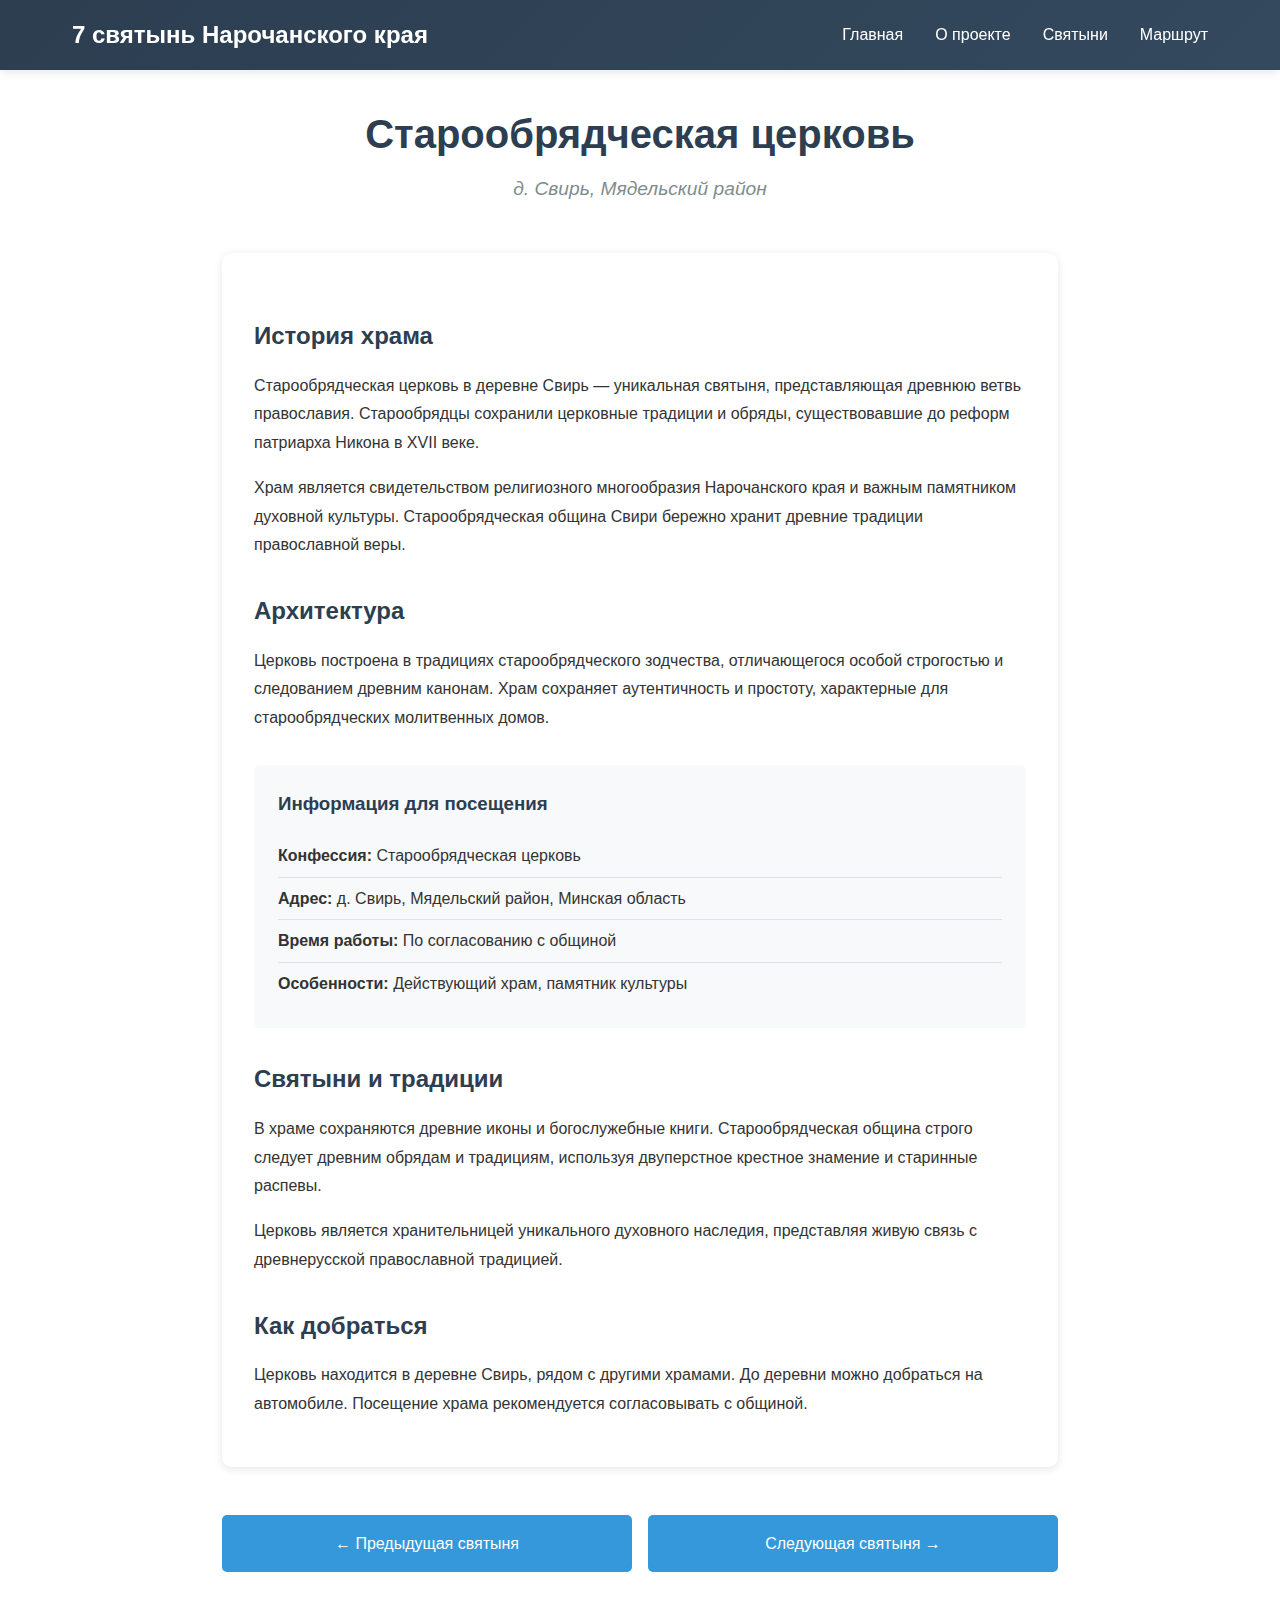
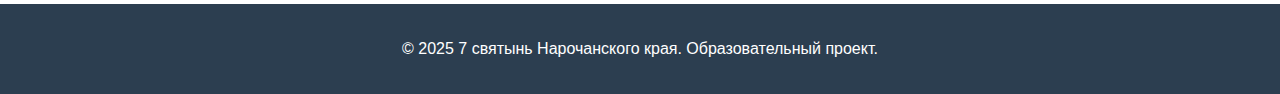
<file: old-believers-church.html>
<!DOCTYPE html>
<html lang="ru">
<head>
    <meta charset="UTF-8">
    <meta name="viewport" content="width=device-width, initial-scale=1.0">
    <title>Старообрядческая церковь - 7 святынь Нарочанского края</title>
    <link rel="stylesheet" href="styles.css">
</head>
<body>
    <header>
        <nav>
            <div class="logo">7 святынь Нарочанского края</div>
            <ul class="nav-menu">
                <li><a href="index.html">Главная</a></li>
                <li><a href="about.html">О проекте</a></li>
                <li>
                    <a href="index.html#shrines">Святыни</a>
                    <div class="dropdown">
                        <a href="ilya-church.html">Свято-Ильинская церковь</a>
                        <a href="andrew-church.html">Костёл Святого Андрея</a>
                        <a href="mary-church.html">Костёл Матери Божьей</a>
                        <a href="cyril-church.html">Церковь Кирилла и Мефодия</a>
                        <a href="nicholas-church.html">Костёл Святого Николая</a>
                        <a href="old-believers-church.html">Старообрядческая церковь</a>
                        <a href="trinity-church.html">Костёл Святой Троицы</a>
                    </div>
                </li>
                <li><a href="route.html">Маршрут</a></li>
            </ul>
        </nav>
    </header>

    <main>
        <div class="shrine-detail">
            <div class="shrine-header">
                <h1>Старообрядческая церковь</h1>
                <p class="location">д. Свирь, Мядельский район</p>
            </div>

            <div class="shrine-image-large" style="background-image: url('https://upload.wikimedia.org/wikipedia/commons/thumb/7/7d/Old_Believers_Church_Svir.jpg/800px-Old_Believers_Church_Svir.jpg')"></div>

            <div class="shrine-content">
                <h2>История храма</h2>
                <p>Старообрядческая церковь в деревне Свирь — уникальная святыня, представляющая древнюю ветвь православия. Старообрядцы сохранили церковные традиции и обряды, существовавшие до реформ патриарха Никона в XVII веке.</p>
                
                <p>Храм является свидетельством религиозного многообразия Нарочанского края и важным памятником духовной культуры. Старообрядческая община Свири бережно хранит древние традиции православной веры.</p>

                <h2>Архитектура</h2>
                <p>Церковь построена в традициях старообрядческого зодчества, отличающегося особой строгостью и следованием древним канонам. Храм сохраняет аутентичность и простоту, характерные для старообрядческих молитвенных домов.</p>

                <div class="shrine-info">
                    <h3>Информация для посещения</h3>
                    <ul>
                        <li><strong>Конфессия:</strong> Старообрядческая церковь</li>
                        <li><strong>Адрес:</strong> д. Свирь, Мядельский район, Минская область</li>
                        <li><strong>Время работы:</strong> По согласованию с общиной</li>
                        <li><strong>Особенности:</strong> Действующий храм, памятник культуры</li>
                    </ul>
                </div>

                <h2>Святыни и традиции</h2>
                <p>В храме сохраняются древние иконы и богослужебные книги. Старообрядческая община строго следует древним обрядам и традициям, используя двуперстное крестное знамение и старинные распевы.</p>
                
                <p>Церковь является хранительницей уникального духовного наследия, представляя живую связь с древнерусской православной традицией.</p>

                <h2>Как добраться</h2>
                <p>Церковь находится в деревне Свирь, рядом с другими храмами. До деревни можно добраться на автомобиле. Посещение храма рекомендуется согласовывать с общиной.</p>
            </div>

            <div class="shrine-navigation">
                <a href="nicholas-church.html" class="nav-button">← Предыдущая святыня</a>
                <a href="trinity-church.html" class="nav-button">Следующая святыня →</a>
            </div>
        </div>
    </main>

    <footer>
        <p>&copy; 2025 7 святынь Нарочанского края. Образовательный проект.</p>
    </footer>

    <script src="script.js"></script>
</body>
</html>
</file>
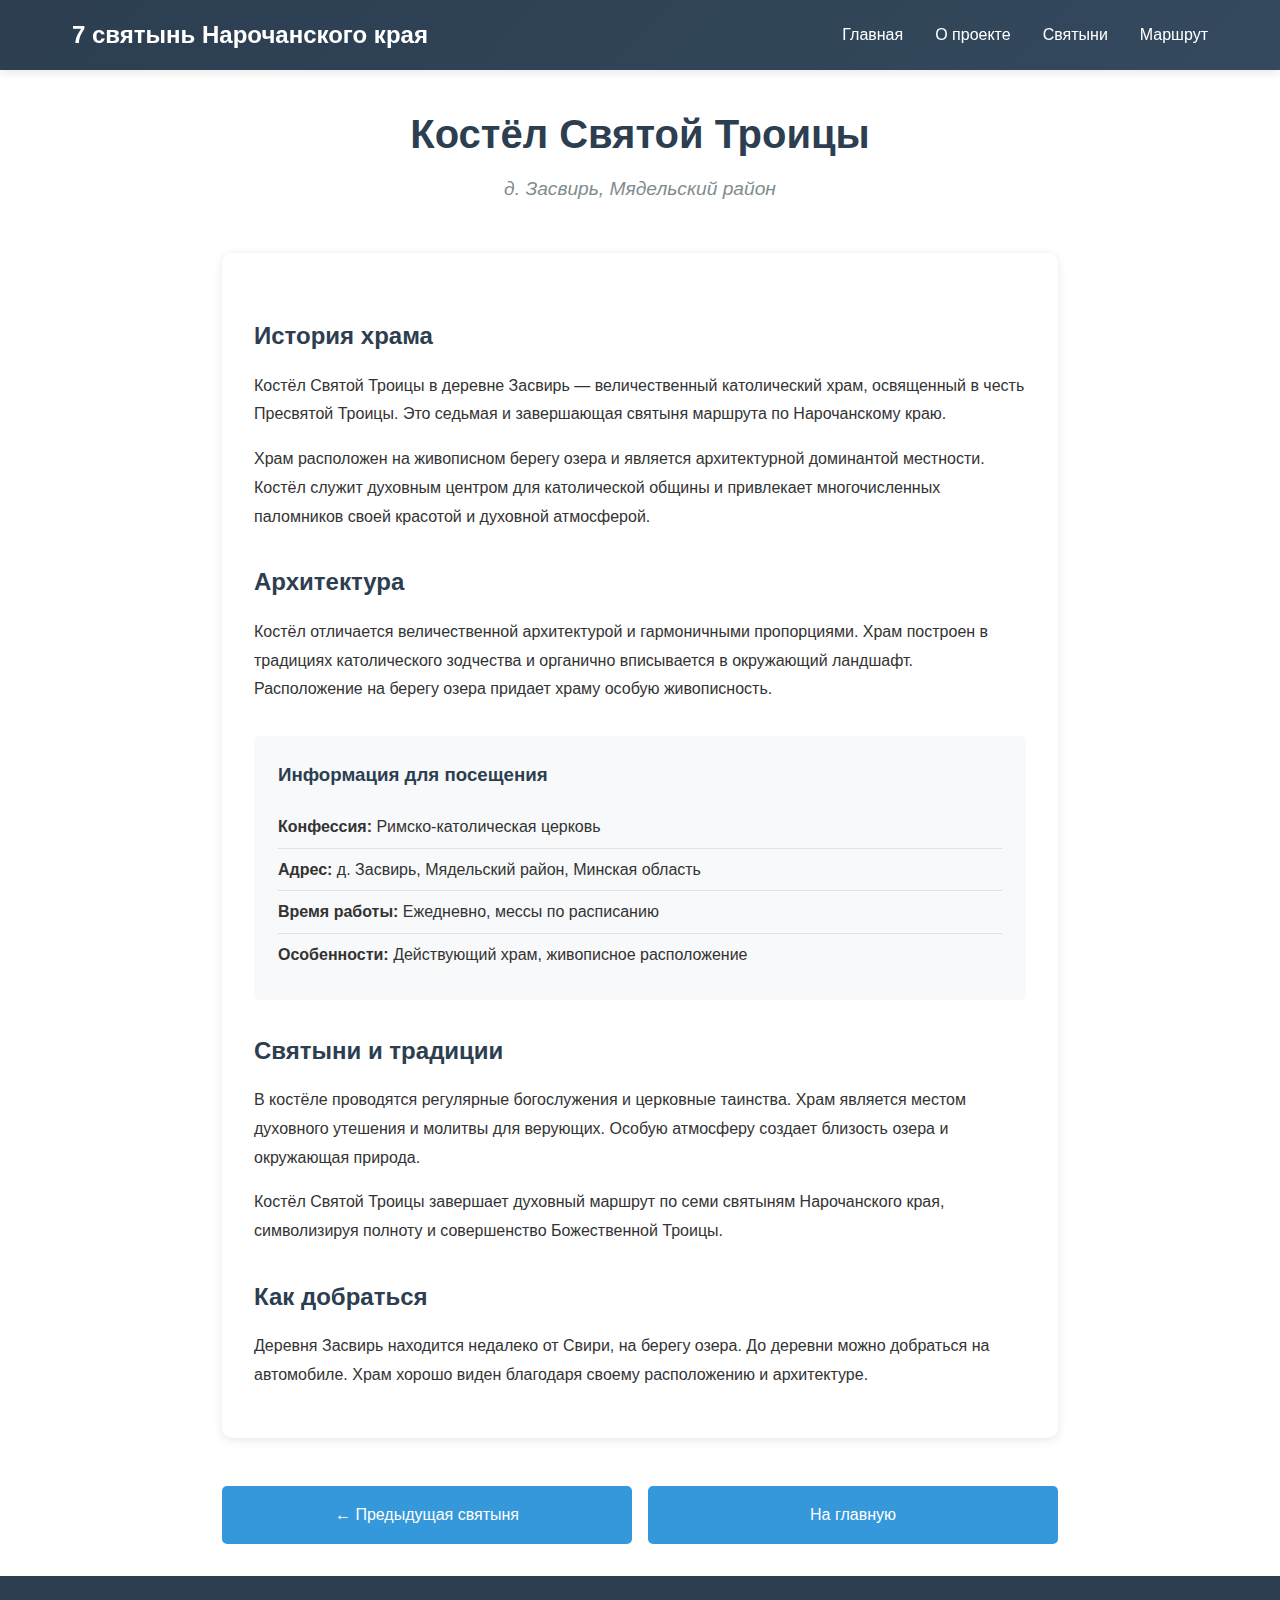
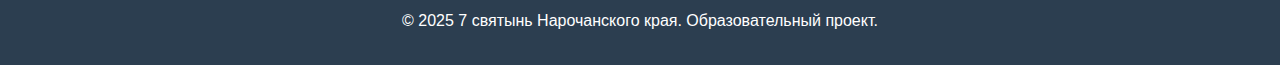
<file: trinity-church.html>
<!DOCTYPE html>
<html lang="ru">
<head>
    <meta charset="UTF-8">
    <meta name="viewport" content="width=device-width, initial-scale=1.0">
    <title>Костёл Святой Троицы - 7 святынь Нарочанского края</title>
    <link rel="stylesheet" href="styles.css">
</head>
<body>
    <header>
        <nav>
            <div class="logo">7 святынь Нарочанского края</div>
            <ul class="nav-menu">
                <li><a href="index.html">Главная</a></li>
                <li><a href="about.html">О проекте</a></li>
                <li>
                    <a href="index.html#shrines">Святыни</a>
                    <div class="dropdown">
                        <a href="ilya-church.html">Свято-Ильинская церковь</a>
                        <a href="andrew-church.html">Костёл Святого Андрея</a>
                        <a href="mary-church.html">Костёл Матери Божьей</a>
                        <a href="cyril-church.html">Церковь Кирилла и Мефодия</a>
                        <a href="nicholas-church.html">Костёл Святого Николая</a>
                        <a href="old-believers-church.html">Старообрядческая церковь</a>
                        <a href="trinity-church.html">Костёл Святой Троицы</a>
                    </div>
                </li>
                <li><a href="route.html">Маршрут</a></li>
            </ul>
        </nav>
    </header>

    <main>
        <div class="shrine-detail">
            <div class="shrine-header">
                <h1>Костёл Святой Троицы</h1>
                <p class="location">д. Засвирь, Мядельский район</p>
            </div>

            <div class="shrine-image-large" style="background-image: url('https://upload.wikimedia.org/wikipedia/commons/thumb/1/1f/Trinity_Church_Zasvir.jpg/800px-Trinity_Church_Zasvir.jpg')"></div>

            <div class="shrine-content">
                <h2>История храма</h2>
                <p>Костёл Святой Троицы в деревне Засвирь — величественный католический храм, освященный в честь Пресвятой Троицы. Это седьмая и завершающая святыня маршрута по Нарочанскому краю.</p>
                
                <p>Храм расположен на живописном берегу озера и является архитектурной доминантой местности. Костёл служит духовным центром для католической общины и привлекает многочисленных паломников своей красотой и духовной атмосферой.</p>

                <h2>Архитектура</h2>
                <p>Костёл отличается величественной архитектурой и гармоничными пропорциями. Храм построен в традициях католического зодчества и органично вписывается в окружающий ландшафт. Расположение на берегу озера придает храму особую живописность.</p>

                <div class="shrine-info">
                    <h3>Информация для посещения</h3>
                    <ul>
                        <li><strong>Конфессия:</strong> Римско-католическая церковь</li>
                        <li><strong>Адрес:</strong> д. Засвирь, Мядельский район, Минская область</li>
                        <li><strong>Время работы:</strong> Ежедневно, мессы по расписанию</li>
                        <li><strong>Особенности:</strong> Действующий храм, живописное расположение</li>
                    </ul>
                </div>

                <h2>Святыни и традиции</h2>
                <p>В костёле проводятся регулярные богослужения и церковные таинства. Храм является местом духовного утешения и молитвы для верующих. Особую атмосферу создает близость озера и окружающая природа.</p>
                
                <p>Костёл Святой Троицы завершает духовный маршрут по семи святыням Нарочанского края, символизируя полноту и совершенство Божественной Троицы.</p>

                <h2>Как добраться</h2>
                <p>Деревня Засвирь находится недалеко от Свири, на берегу озера. До деревни можно добраться на автомобиле. Храм хорошо виден благодаря своему расположению и архитектуре.</p>
            </div>

            <div class="shrine-navigation">
                <a href="old-believers-church.html" class="nav-button">← Предыдущая святыня</a>
                <a href="index.html" class="nav-button">На главную</a>
            </div>
        </div>
    </main>

    <footer>
        <p>&copy; 2025 7 святынь Нарочанского края. Образовательный проект.</p>
    </footer>

    <script src="script.js"></script>
</body>
</html>
</file>
<file: styles.css>
* {
    margin: 0;
    padding: 0;
    box-sizing: border-box;
}

body {
    font-family: 'Segoe UI', Tahoma, Geneva, Verdana, sans-serif;
    line-height: 1.6;
    color: #333;
}

header {
    background: linear-gradient(135deg, #2c3e50 0%, #34495e 100%);
    padding: 1rem 0;
    position: sticky;
    top: 0;
    z-index: 1000;
    box-shadow: 0 2px 10px rgba(0,0,0,0.1);
}

nav {
    max-width: 1200px;
    margin: 0 auto;
    padding: 0 2rem;
    display: flex;
    justify-content: space-between;
    align-items: center;
}

.logo {
    color: white;
    font-size: 1.5rem;
    font-weight: bold;
}

.nav-menu {
    display: flex;
    list-style: none;
    gap: 2rem;
}

.nav-menu li {
    position: relative;
}

.nav-menu a {
    color: white;
    text-decoration: none;
    transition: color 0.3s;
}

.nav-menu a:hover {
    color: #3498db;
}

.dropdown {
    display: none;
    position: absolute;
    top: 100%;
    left: 0;
    background: white;
    min-width: 250px;
    box-shadow: 0 4px 6px rgba(0,0,0,0.1);
    border-radius: 4px;
    padding: 0.5rem 0;
}

.dropdown a {
    display: block;
    padding: 0.75rem 1.5rem;
    color: #333;
}

.dropdown a:hover {
    background: #f8f9fa;
    color: #3498db;
}

.nav-menu li:hover .dropdown {
    display: block;
}

.hero {
    background: linear-gradient(rgba(0,0,0,0.5), rgba(0,0,0,0.5)), url('data:image/svg+xml,<svg xmlns="http://www.w3.org/2000/svg" viewBox="0 0 1200 600"><rect fill="%2334495e" width="1200" height="600"/><path fill="%23ffffff" opacity="0.1" d="M600 150 L650 200 L650 350 L550 350 L550 200 Z M575 250 L575 300 L625 300 L625 250 Z M550 200 L600 150 L650 200 L600 180 Z"/></svg>');
    background-size: cover;
    background-position: center;
    height: 500px;
    display: flex;
    align-items: center;
    justify-content: center;
    text-align: center;
    color: white;
}

.hero-content h1 {
    font-size: 3rem;
    margin-bottom: 1rem;
}

.hero-content p {
    font-size: 1.5rem;
    margin-bottom: 2rem;
}

.cta-button {
    display: inline-block;
    padding: 1rem 2rem;
    background: #3498db;
    color: white;
    text-decoration: none;
    border-radius: 5px;
    transition: background 0.3s;
}

.cta-button:hover {
    background: #2980b9;
}

.intro {
    padding: 4rem 2rem;
    background: #f8f9fa;
}

.intro-content {
    max-width: 800px;
    margin: 0 auto;
    text-align: center;
}

.intro-content h2 {
    font-size: 2.5rem;
    margin-bottom: 1.5rem;
    color: #2c3e50;
}

.intro-content p {
    font-size: 1.1rem;
    margin-bottom: 1rem;
    color: #555;
}

.shrines-preview {
    padding: 4rem 2rem;
    max-width: 1200px;
    margin: 0 auto;
}

.shrines-preview h2 {
    text-align: center;
    font-size: 2.5rem;
    margin-bottom: 3rem;
    color: #2c3e50;
}

.shrines-grid {
    display: grid;
    grid-template-columns: repeat(auto-fit, minmax(300px, 1fr));
    gap: 2rem;
}

.shrines-grid .shrine-card:nth-child(7) {
    grid-column: 2;
}

.shrine-card {
    background: white;
    padding: 0;
    border-radius: 10px;
    box-shadow: 0 4px 6px rgba(0,0,0,0.1);
    transition: transform 0.3s, box-shadow 0.3s;
    text-decoration: none;
    color: inherit;
    position: relative;
    overflow: hidden;
    cursor: pointer;
    display: block;
}

.shrine-card .shrine-image {
    width: 100%;
    height: 200px;
    background-color: #ecf0f1;
    background-size: cover;
    background-position: center;
    background-repeat: no-repeat;
}

.shrine-card h3,
.shrine-card .location,
.shrine-card .description {
    padding: 0 2rem;
}

.shrine-card h3 {
    padding-top: 1.5rem;
}

.shrine-card .description {
    padding-bottom: 2rem;
}

.shrine-card:hover {
    transform: translateY(-5px);
    box-shadow: 0 8px 15px rgba(0,0,0,0.2);
}

.shrine-number {
    position: absolute;
    top: 10px;
    right: 10px;
    width: 40px;
    height: 40px;
    background: rgba(52, 152, 219, 0.9);
    color: white;
    border-radius: 50%;
    display: flex;
    align-items: center;
    justify-content: center;
    font-weight: bold;
    font-size: 1.2rem;
    z-index: 1;
}

.shrine-card h3 {
    font-size: 1.5rem;
    margin-bottom: 0.5rem;
    color: #2c3e50;
}

.shrine-card .location {
    color: #7f8c8d;
    font-style: italic;
    margin-bottom: 1rem;
}

.shrine-card .description {
    color: #555;
}

.call-to-action {
    background: linear-gradient(135deg, #3498db 0%, #2980b9 100%);
    padding: 4rem 2rem;
    text-align: center;
    color: white;
}

.cta-content h2 {
    font-size: 2.5rem;
    margin-bottom: 1rem;
}

.cta-content p {
    font-size: 1.2rem;
    margin-bottom: 2rem;
}

footer {
    background: #2c3e50;
    color: white;
    text-align: center;
    padding: 2rem;
}

.shrine-detail {
    max-width: 900px;
    margin: 2rem auto;
    padding: 0 2rem;
}

.shrine-header {
    text-align: center;
    margin-bottom: 3rem;
}

.shrine-header h1 {
    font-size: 2.5rem;
    color: #2c3e50;
    margin-bottom: 0.5rem;
}

.shrine-header .location {
    font-size: 1.2rem;
    color: #7f8c8d;
    font-style: italic;
}

.shrine-image {
    width: 100%;
    height: 400px;
    background: #ecf0f1;
    border-radius: 10px;
    margin-bottom: 2rem;
    display: flex;
    align-items: center;
    justify-content: center;
    color: #95a5a6;
}

.shrine-content {
    background: white;
    padding: 2rem;
    border-radius: 10px;
    box-shadow: 0 2px 10px rgba(0,0,0,0.1);
}

.shrine-content h2 {
    color: #2c3e50;
    margin-top: 2rem;
    margin-bottom: 1rem;
}

.shrine-content p {
    margin-bottom: 1rem;
    line-height: 1.8;
}

.shrine-info {
    background: #f8f9fa;
    padding: 1.5rem;
    border-radius: 5px;
    margin: 2rem 0;
}

.shrine-info h3 {
    color: #2c3e50;
    margin-bottom: 1rem;
}

.shrine-info ul {
    list-style: none;
    padding-left: 0;
}

.shrine-info li {
    padding: 0.5rem 0;
    border-bottom: 1px solid #dee2e6;
}

.shrine-info li:last-child {
    border-bottom: none;
}

.shrine-navigation {
    display: flex;
    justify-content: space-between;
    margin-top: 3rem;
    gap: 1rem;
}

.nav-button {
    flex: 1;
    padding: 1rem;
    background: #3498db;
    color: white;
    text-decoration: none;
    text-align: center;
    border-radius: 5px;
    transition: background 0.3s;
}

.nav-button:hover {
    background: #2980b9;
}

@media (max-width: 768px) {
    .nav-menu {
        flex-direction: column;
        gap: 1rem;
    }
    
    .hero-content h1 {
        font-size: 2rem;
    }
    
    .shrines-grid {
        grid-template-columns: 1fr;
    }
}
</file>
